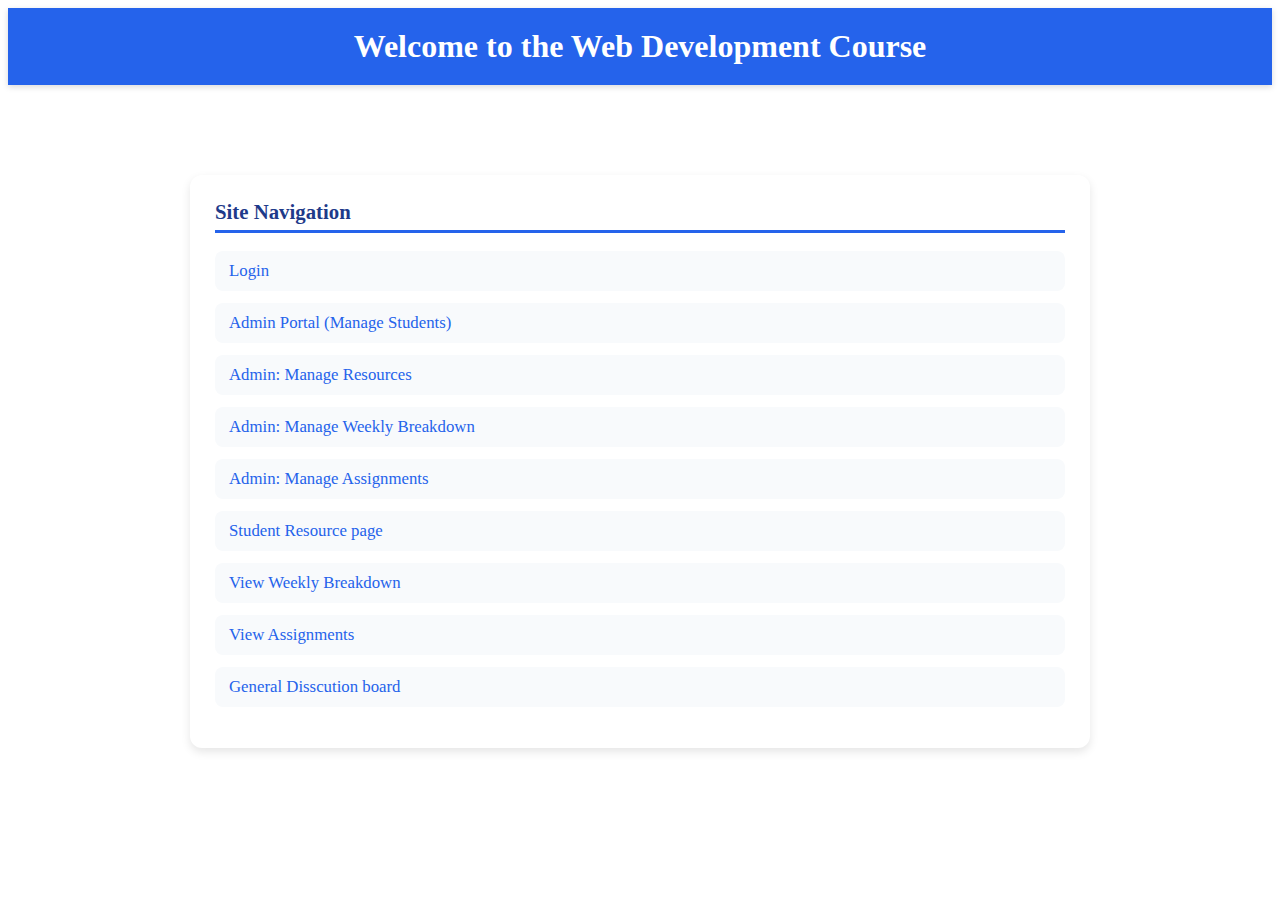
<file: index.html>
<!--
  Requirement: Create the Course Homepage

  Instructions:
  This page will serve as the main entry point to the course website.
  It should contain a simple navigation menu with links to all the key pages.
-->
<!DOCTYPE html>
<html lang="en">
<head>
    <!-- TODO: Add the 'meta' tag for character encoding (UTF-8). -->
     <meta charset="UTF-8">
    <!-- TODO: Add the responsive 'viewport' meta tag. -->
     <meta name="viewport" content="width=device-width, initial-scale=1.0">

    <!-- TODO: Add a title, e.g., "Web Dev Course Homepage". -->
     <title>Web Dev Course Homepage</title>

    <!-- TODO: Link to your CSS framework or stylesheet. -->
     <link rel="stylesheet" href="src/common/styles.css">

</head>
<body>

    <!-- TODO: Create a 'header' with a main heading ('h1') like "Welcome to the Web Development Course". -->
     <header>

          <h1>Welcome to the Web Development Course</h1>

     </header>

    <!-- TODO: Create the 'main' content area. -->
     <main>

        <!-- TODO: Create a 'nav' element to hold the site navigation. -->
         <nav>
            <!-- TODO: Add a sub-heading ('h2') "Site Navigation". -->
             <h2>Site Navigation</h2>

            <!-- TODO: Create an unordered list ('ul') to hold the links. -->
             <ul>

                <!-- Section: General -->
                <!-- TODO: Add a list item ('li') with a link ('a') to the Login page.
                     - Text: "Login" -->
                     <li>
                         <a href="src/auth/login.html">Login</a>
                     </li>

                <!-- Section: Admin Pages -->
                <!-- TODO: Add a list item ('li') with a link ('a') to the Admin Portal.
                     - Text: "Admin Portal (Manage Students)" -->
                     <li>
                         <a href="src/admin/manage_users.html">Admin Portal (Manage Students)</a>

                     </li>
                
                <!-- TODO: Add a list item ('li') with a link ('a') to the Admin Resources page.
                     - Text: "Admin: Manage Resources" -->
                     <li> 
                         <a href="src/resources/admin.html">Admin: Manage Resources</a>
                     </li>              

                <!-- TODO: Add a list item ('li') with a link ('a') to the Admin Weekly Breakdown page.
                     - Text: "Admin: Manage Weekly Breakdown" -->
                     <li>
                         <a href="src/weekly/admin.html">Admin: Manage Weekly Breakdown</a>
                     </li>

                <!-- TODO: Add a list item ('li') with a link ('a') to the Admin Assignments page.
                     - Text: "Admin: Manage Assignments" -->
                    <li> 
                        <a href="src/assignments/admin.html">Admin: Manage Assignments</a>
                    </li>

                <!-- Section: Student Pages -->
                <!-- TODO: Add a list item ('li') with a link ('a') to the Student Resources page.
                     - Text: "View Course Resources" -->
                     <li>
                         <a href="src/resources/list.html">Student Resource page</a>
                     </li>

                <!-- TODO: Add a list item ('li') with a link ('a') to the Student Weekly Breakdown page.
                     - Text: "View Weekly Breakdown" -->
                     <li> 
                         <a href="src/weekly/list.html">View Weekly Breakdown</a>
                    </li>

                <!-- TODO: Add a list item ('li') with a link ('a') to the Student Assignments page.
                     - Text: "View Assignments" -->
                     <li> 
                         <a href="src/assignments/list.html">View Assignments</a>
                    </li>
              
                <!-- TODO: Add a list item ('li') with a link ('a') to the Discussion Board.
                     - Text: "General Discussion Board" -->
                     <li> 
                         <a href="src/discussion/baord.html">General Disscution board</a>
                    </li>

            <!-- End of the unordered list. -->
             </ul>
          
        <!-- End of the 'nav' element. -->
         </nav>
        

    <!-- End of 'main'. -->
     </main>

</body>
</html>
</file>
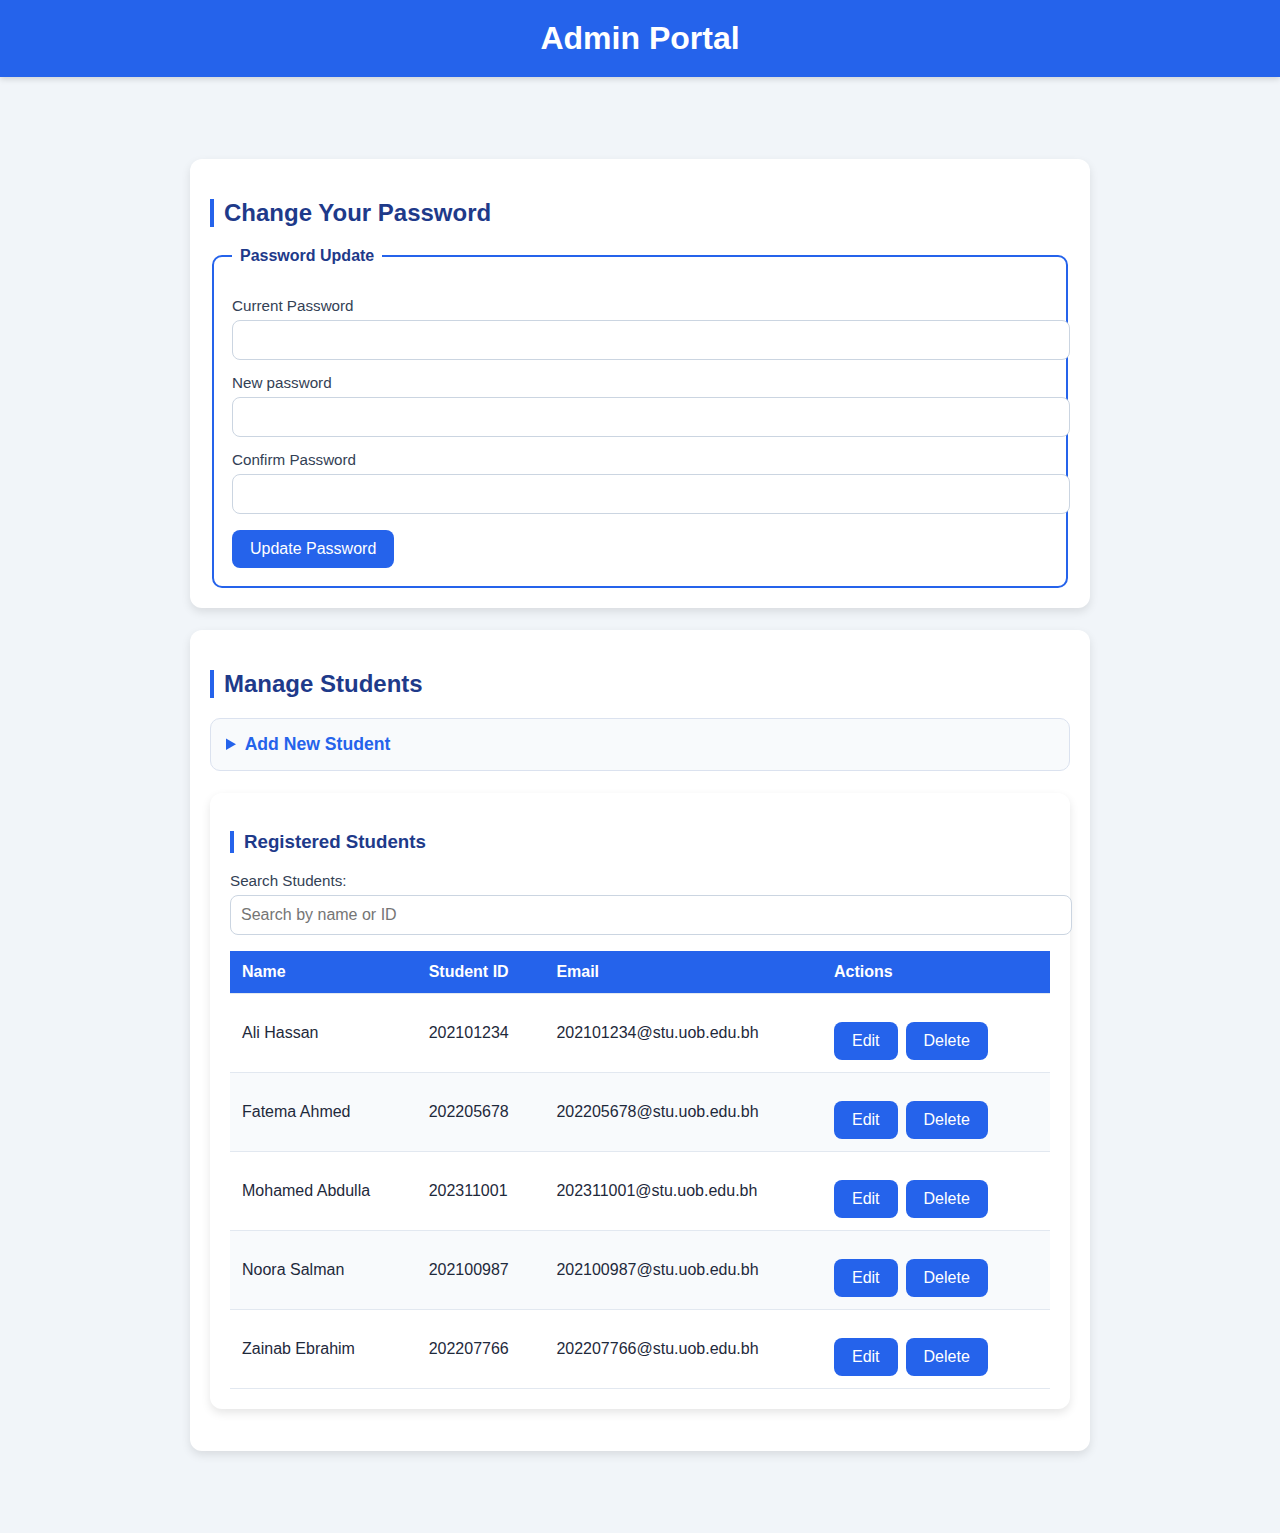
<file: src/admin/manage_users.html>
<!--
  Requirement: Create a Responsive Admin Portal

  Instructions:
  Fill in the HTML elements as described in the comments.
  Use the provided IDs for the elements that require them.
  Focus on creating a clear and semantic HTML structure.
-->
<!DOCTYPE html>
<html lang="en">
<head>
    <!-- TODO: Add the 'meta' tag for character encoding (UTF-8). -->
     <meta charset="UTF-8">

    <!-- TODO: Add the responsive 'viewport' meta tag. -->
     <meta name="viewport" content="width=device-width, initial-scale=1.0">

    <!-- TODO: Add a 'title' for the page, e.g., "Admin Portal". -->
     <title>Admin Portal</title>

    <!-- TODO: Link to a CSS file or a CSS framework. -->
     <link rel="stylesheet" href="styleAdminPortal.css">

</head>
<body>

    <!-- TODO: Create a 'header' element for the top of the page. -->
        <!-- TODO: Inside the header, add a main heading (e.g., 'h1') with the text "Admin Portal". -->
         <header>
            <h1>Admin Portal</h1>
         </header>
    <!-- End of the header. -->

    <!-- TODO: Create a 'main' element to hold the primary content of the portal. -->
     <main>

        <!-- Section 1: Password Management -->
        <!-- TODO: Create a 'section' for the password management functionality. -->
            <!-- TODO: Add a sub-heading (e.g., 'h2') with the text "Change Your Password". -->
             <section>
                <h2>Change Your Password</h2>


            <!-- TODO: Create a 'form' for changing the password. The 'action' can be '#'. -->
                <!-- TODO: Use a 'fieldset' to group the password-related fields. -->
                    <!-- TODO: Add a 'legend' for the fieldset, e.g., "Password Update". -->
                     <form action="#" id="password-form">
                        <fieldset>
                            <legend>Password Update</legend>


                    <!-- TODO: Add a 'label' for the current password input. 'for' should be "current-password". -->
                    <!-- TODO: Add an 'input' for the current password.
                         - type="password"
                         - id="current-password"
                         - required -->
                            <label for="current-password">Current Password</label>
                            <input type="password" id="current-password" required>

                    <!-- TODO: Add a 'label' for the new password input. 'for' should be "new-password". -->
                    <!-- TODO: Add an 'input' for the new password.
                         - type="password"
                         - id="new-password"
                         - minlength="8"
                         - required -->
                            <label for="new-password">New password</label>
                            <input type="password" id="new-password" minlength="8" required>

                    <!-- TODO: Add a 'label' for the confirm password input. 'for' should be "confirm-password". -->
                    <!-- TODO: Add an 'input' to confirm the new password.
                         - type="password"
                         - id="confirm-password"
                         - required -->
                            <label for="confirm-password">Confirm Password</label>
                            <input type="password" id="confirm-password" required>


                    <!-- TODO: Add a 'button' to submit the form.
                         - type="submit"
                         - id="change"
                         - Text: "Update Password" -->
                            <button type="submit" id="change">Update Password</button>
                        </fieldset>
                <!-- End of the fieldset. -->
                     </form>
            <!-- End of the password form. -->
             </section>
        <!-- End of the password management section. -->


        <!-- Section 2: Student Management -->
        <!-- TODO: Create another 'section' for the student management functionality. -->
            <!-- TODO: Add a sub-heading (e.g., 'h2') with the text "Manage Students". -->
             <section>
                <h2>Manage Students</h2>

            <!-- Subsection 2.1: Add New Student Form -->
            <!-- TODO: Create a 'details' element so the "Add Student" form can be collapsed. -->
                <!-- TODO: Add a 'summary' element inside 'details' with the text "Add New Student". -->
                 <details>
                    <summary>Add New Student</summary>

                 

                <!-- TODO: Create a 'form' for adding a new student. 'action' can be '#'. -->
                    <!-- TODO: Use a 'fieldset' to group the new student fields. -->
                        <!-- TODO: Add a 'legend' for the fieldset, e.g., "New Student Information". -->
                         <form action="#" id="add-student-form">
                            <fieldset>
                                <legend>New Student Information</legend>

                        <!-- TODO: Add a 'label' and 'input' for the student's full name.
                             - label 'for': "student-name"
                             - input 'id': "student-name"
                             - input 'type': "text"
                             - input: required -->
                                <label for="student-name">Student Name</label>
                                <input id="student-name" type="text" required>

                        <!-- TODO: Add a 'label' and 'input' for the student's ID.
                             - label 'for': "student-id"
                             - input 'id': "student-id"
                             - input 'type': "text"
                             - input: required -->
                                <label for="student-id">Student ID</label>
                                <input id="student-id" type="text" required>

                        <!-- TODO: Add a 'label' and 'input' for the student's email.
                             - label 'for': "student-email"
                             - input 'id': "student-email"
                             - input 'type': "email"
                             - input: required -->
                                <label for="student-email">Student Email</label>
                                <input id="student-email" type="email" required>

                        
                        <!-- TODO: Add a 'label' and 'input' for the default password.
                             - label 'for': "default-password"
                             - input 'id': "default-password"
                             - input 'type': "text"
                             - You can pre-fill this with a value like "password123" or leave it blank. -->
                                <label for="default-password">Default password</label>
                                <input id="default-password" type="text">


                        <!-- TODO: Add a 'button' to submit the form.
                             - type="submit"
                             - id="add"
                             - Text: "Add Student" -->
                                <button type="submit" id="add">Add Student</button>

                            </fieldset>
                    <!-- End of the fieldset. -->
                         </form>
                <!-- End of the add student form. -->
                 </details>
            <!-- End of the 'details' element. -->


            <!-- Subsection 2.2: Student List -->
            <!-- TODO: Add a sub-heading (e.g., 'h3') for the list of students, "Registered Students". -->
             <section>
                <h3>Registered Students</h3>
                <!---- Search input field -->           
                <label for="search-input">Search Students:</label>
                <input type="text" id="search-input" placeholder="Search by name or ID">

            <!-- TODO: Create a 'table' to display the list of students. Give it an id="student-table". -->
                <!-- TODO: Create a 'thead' for the table headers. -->
                 <table id="student-table">
                    <thead>
                    <!-- TODO: Create a 'tr' (table row) inside the 'thead'. -->
                        <tr>
                            <th>Name</th>
                            <th>Student ID</th>
                            <th>Email</th>
                            <th>Actions</th>
                        <!-- TODO: Create 'th' (table header) cells for "Name", "Student ID", "Email", and "Actions". -->
                        </tr>
                    <!-- End of the row. -->
                    </thead>
                <!-- End of 'thead'. -->

                <!-- TODO: Create a 'tbody' for the table body, where student data will go. -->
                    <!-- TODO: For now, add 2-3 rows of dummy data so you can see how the table is structured. -->
                     <tbody id="student-tbody">
                    <!-- Example Student Row: -->
                    <!-- TODO: Create a 'tr' for a student record. -->
                        <tr>
                        <!-- TODO: Create 'td' (table data) cells for a student's name (e.g., "John Doe"), ID (e.g., "12345"), and email (e.g., "john.doe@example.com"). -->
                            <td>John Doe</td>
                            <td>12345</td>
                            <td>john.doe@example.com</td>
                        
                        <!-- TODO: Create a final 'td' for action buttons. -->
                            <!-- TODO: Add an "Edit" button. -->
                            <!-- TODO: Add a "Delete" button. -->
                            <td>
                                <button>Edit</button>
                                <button>Delete</button>
                            </td>

                        <!-- End of the actions 'td'. -->
                         </tr>
                    <!-- End of the student row. -->

                    <!-- TODO: Add another 'tr' for a second student as another example. -->
                        <tr>
                            <td>Mohammed Ali</td>
                            <td>123456</td>
                            <td>mohammed.ali@example.com</td>
                            <td>
                                <button>Edit</button>
                                <button>Delete</button>
                            </td>
                        </tr>
                     </tbody>
                <!-- End of 'tbody'. -->
                 </table>
            <!-- End of the table. -->
             </section>
        <!-- End of the student management section. -->
     </main>
    <!-- End of the main content area. -->
     <script src="manage_users.js" defer></script>

</body>
</html>
</file>
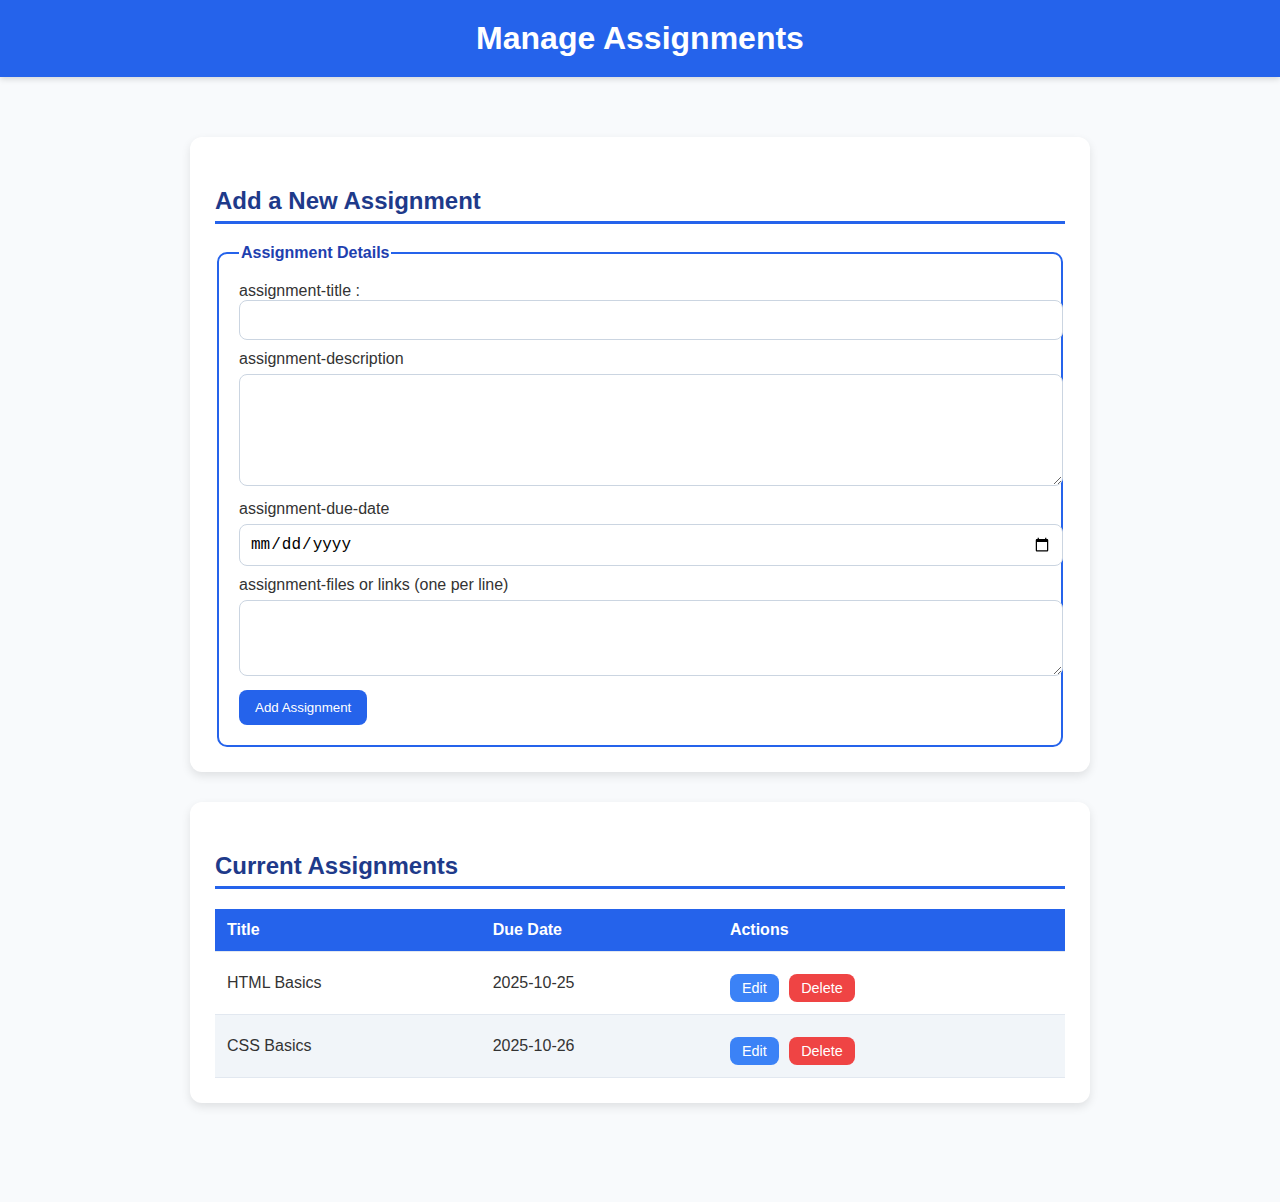
<file: src/assignments/admin.html>
<!--
  Requirement: Create the Admin View for Assignments

  Instructions:
  Fill in the HTML elements as described in the comments.
  This page allows the teacher (admin) to perform full CRUD operations on course assignments.
-->
<!DOCTYPE html>
<html lang="en">
<head>
    <!-- TODO: Add the 'meta' tag for character encoding (UTF-8). -->
    <meta charset="UTF-8">
    <!-- TODO: Add the responsive 'viewport' meta tag. -->
<meta name="viewport" content="width=device-width, initial-scale=1.0">
    <!-- TODO: Add a title, e.g., "Manage Assignments". -->
<title>Manage Assignments</title>
    <!-- TODO: Link to your CSS framework or stylesheet. -->
  <link rel="stylesheet" href="style.css">
</head>
<body>

    <!-- TODO: Create a 'header' with a main heading ('h1') "Manage Assignments". -->
<h1>Manage Assignments</h1>
    <!-- TODO: Create the 'main' content area. -->
<main>
        <!-- Section 1: Add/Edit Assignment Form -->
        <!-- TODO: Create a 'section' for the form. -->
            <!-- TODO: Add a sub-heading ('h2') "Add a New Assignment". -->

            <!-- TODO: Create a 'form' with an id "assignment-form". Action can be '#'. -->
                <!-- TODO: Use a 'fieldset' to group the form controls. -->
                    <!-- TODO: Add a 'legend', e.g., "Assignment Details". -->

                    <!-- TODO: Add a 'label' and 'input' for the assignment title.
                         - label 'for': "assignment-title"
                         - input 'id': "assignment-title", type="text", required -->

                    <!-- TODO: Add a 'label' and 'textarea' for the description.
                         - label 'for': "assignment-description"
                         - textarea 'id': "assignment-description", rows="5", required -->

                    <!-- TODO: Add a 'label' and 'input' for the due date.
                         - label 'for': "assignment-due-date"
                         - input 'id': "assignment-due-date", type="date", required -->
                    
                    <!-- TODO: Add a 'label' and 'textarea' for attached files or links (one per line).
                         - label 'for': "assignment-files"
                         - textarea 'id': "assignment-files", rows="3" -->

                    <!-- TODO: Add a 'button' to submit the form.
                         - id="add-assignment", type="submit", Text: "Add Assignment" -->
                <!-- End of fieldset. -->
            <!-- End of form. -->
        <!-- End of form section. -->
<section1>
    <h2>Add a New Assignment</h2>
    <form id="assignment-form">
        <fieldset>
            <legend>Assignment Details</legend>
            <lable for="assignment-title">assignment-title :</lable>
            <input id="assignment-title" type="text" required>
            <br>
            <label for="assignment-description">assignment-description</label>
            <textarea id="assignment-description", rows="5", required></textarea>
            <br>
            <label for="assignment-due-date">assignment-due-date</label>
            <input id="assignment-due-date" type="date" required>
            <br>
            <label for="assignment-files">assignment-files or links (one per line)</label>
            <textarea id="assignment-files" rows="3"></textarea>
            <br>
            <button id="add-assignment" type="submit">Add Assignment</button>
        </fieldset>
    </form>
</section1>

        <!-- Section 2: Existing Assignments List -->
        <!-- TODO: Create a 'section' to display the list of current assignments. -->
            <!-- TODO: Add a sub-heading ('h2') "Current Assignments". -->

            <!-- TODO: Create a 'table' with id "assignments-table". -->
                <!-- TODO: Create a 'thead' and a 'tr' inside it. -->
                    <!-- TODO: Add 'th' elements for "Title", "Due Date", and "Actions". -->
                
                <!-- TODO: Create a 'tbody' for the data. -->
                    <!-- TODO: Add 1-2 rows of dummy data to see the structure. -->
                    <!-- Example Row 1: -->
                    <!-- TODO: Create a 'tr' for the first assignment. -->
                        <!-- TODO: Add 'td' cells for a title (e.g., "HTML Basics") and a due date. -->
                        
                        <!-- TODO: Add a 'td' containing the action buttons. -->
                            <!-- TODO: Add an "Edit" button. -->
                            <!-- TODO: Add a "Delete" button. -->
                        <!-- End of actions 'td'. -->
                    <!-- End of the row. -->

                <!-- End of tbody. -->
            <!-- End of table. -->
        <!-- End of list section. -->
<section2>
<h2>Current Assignments</h2>
<table id="assignments-table">
<thead>
    <tr>
        <th>Title</th>
        <th>Due Date</th>
        <th>Actions</th>
    </tr>
</thead>
<tbody>
<tr>
    <td>HTML Basics</td>
    <td>2025-10-25</td>

<td>
    <button>Edit</button>
    <button>Delete</button>
</td>
</tr>
<tr>
    <td>CSS Basics</td>
    <td>2025-10-26</td>

<td>
    <button>Edit</button>
    <button>Delete</button>
</td>
</tr>
</tbody>
</table>
</section2>

  
    <!-- End of main. -->
  </main>
</body>
</html>
</file>
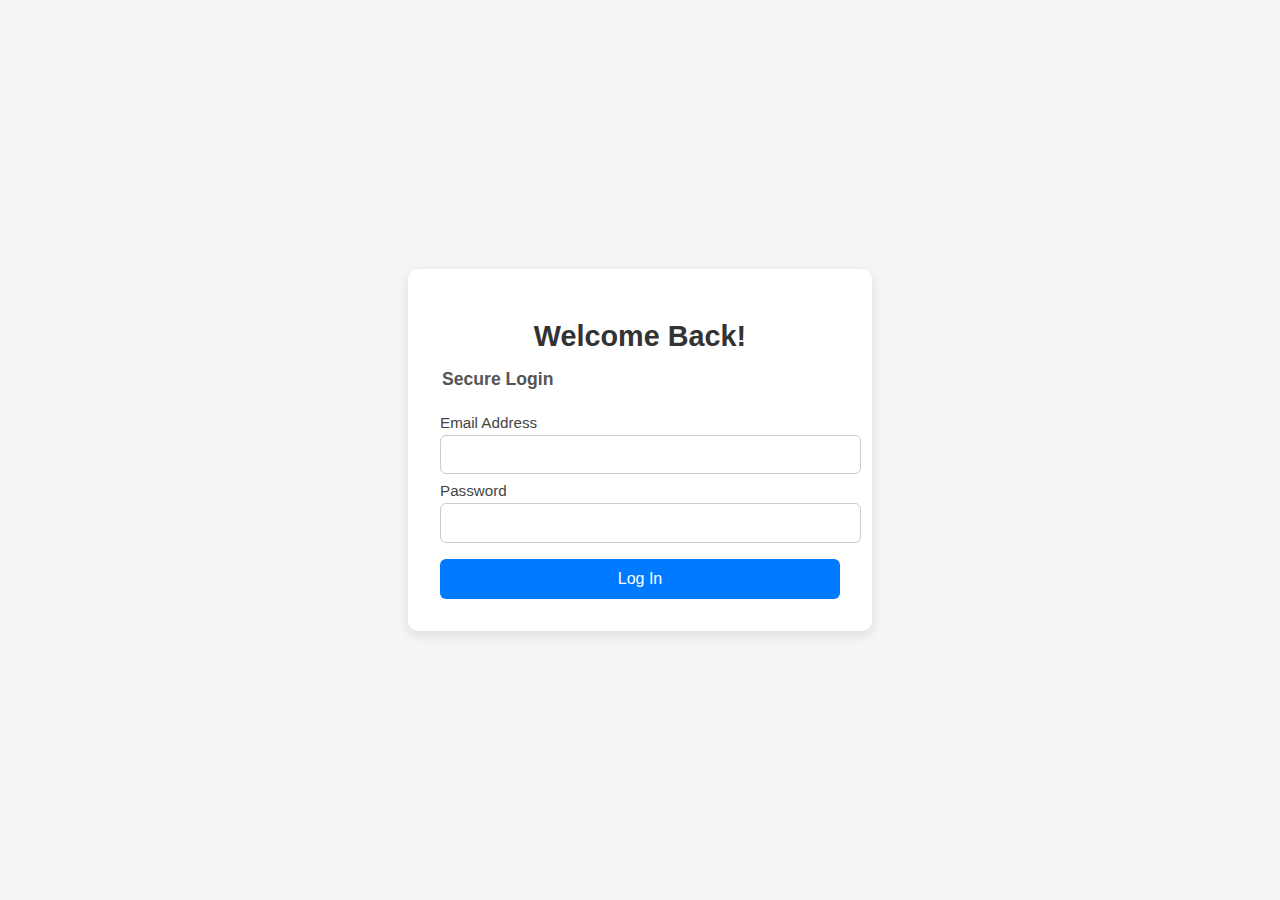
<file: src/auth/login.html>
<!--
  Requirement: Create a Responsive Login Page

  Instructions:
  Fill in the HTML elements as described in the comments.
  Use the provided IDs for the elements that require them.
  You are encouraged to use a CSS framework for styling, as hinted in the comments,
  but you can also use your own stylesheet.
-->
<!DOCTYPE html>
<html lang="en">
<head>
    <!-- TODO: Add the 'meta' tag to specify the character encoding for the document to be UTF-8. -->
     <meta charset="UTF-8">


    <!-- TODO: Add the 'meta' tag that makes the page responsive.
         The 'name' should be 'viewport' and the 'content' should set the 'width' to 'device-width'
         and the 'initial-scale' to '1.0'. -->
    <meta name="viewport" content="width=device-width, initial-scale=1.0">


    <!-- TODO: Add a 'title' for the page. It should be "Login". -->
    <title>Login</title>

    <!-- TODO: Link to a CSS file or a CSS framework like PicoCSS or Bootstrap to style the page. You can use a CDN link. -->
     <link rel="stylesheet" href="../common/loginStyle.css">

</head>
<body>
     
    <!-- This will be the main content area of the page. -->
    <!-- TODO: Use the 'main' element to contain the login form, as it represents the primary content of the document. -->
     <main>

        <!-- This 'section' groups the related content of the login form. -->
        <!-- TODO: Create a 'section' element to act as the login card. -->
         <section>

            <!-- The heading of the login form -->
            <!-- TODO: Add a heading element (e.g., 'h1' or 'h2') for the form's title. The text should be "Welcome Back!". -->
             <h1>Welcome Back!</h1>

            <!-- The form element will wrap all the inputs. -->
            <!-- TODO: Create a 'form' element. The 'action' can be '#' for now. -->
             <form action="#">

                <!-- TODO: Use a 'fieldset' to group all the related controls for the login form. -->
                 <fieldset>
                
                    <!-- TODO: Add a 'legend' to caption the fieldset. e.g., "Secure Login". This improves accessibility. -->
                    <legend>Secure Login</legend>
                    <!-- TODO: Add a 'label' for the email input field.
                         The 'for' attribute should be "email".
                         The text should be "Email Address". -->
                         <label for="email">Email Address</label>


                    <!-- TODO: Add an 'input' field for the email.
                         - The type should be "email".
                         - The id must be "email".
                         - It should be a required field. -->
                        <input id="email" type="email" required>


                    <!-- TODO: Add a 'label' for the password input field.
                         The 'for' attribute should be "password".
                         The text should be "Password". -->
                         <label for="password">Password</label>


                    <!-- TODO: Add an 'input' field for the password.
                         - The type should be "password".
                         - The id must be "password".
                         - It should be a required field.
                         - For validation, add a 'minlength' attribute (e.g., minlength="8"). -->
                         <input type="password" id="password" required minlength="8">
                

                    <!-- This is the form submission button. -->
                    <!-- TODO: Add a 'button' to submit the form, inside the fieldset.
                         - The type should be "submit".
                         - The id must be "login".
                         - The text should be "Log In". -->
                         <button type="submit" id="login">Log In</button>
                
                <!-- End of the fieldset. -->
                 </fieldset>
                 


            <!-- End of the form element. -->
             </form>
             


        <!-- End of the login section. -->
         </section>
       

    <!-- End of the main content area. -->
     </main>

</body>
</html>
</file>
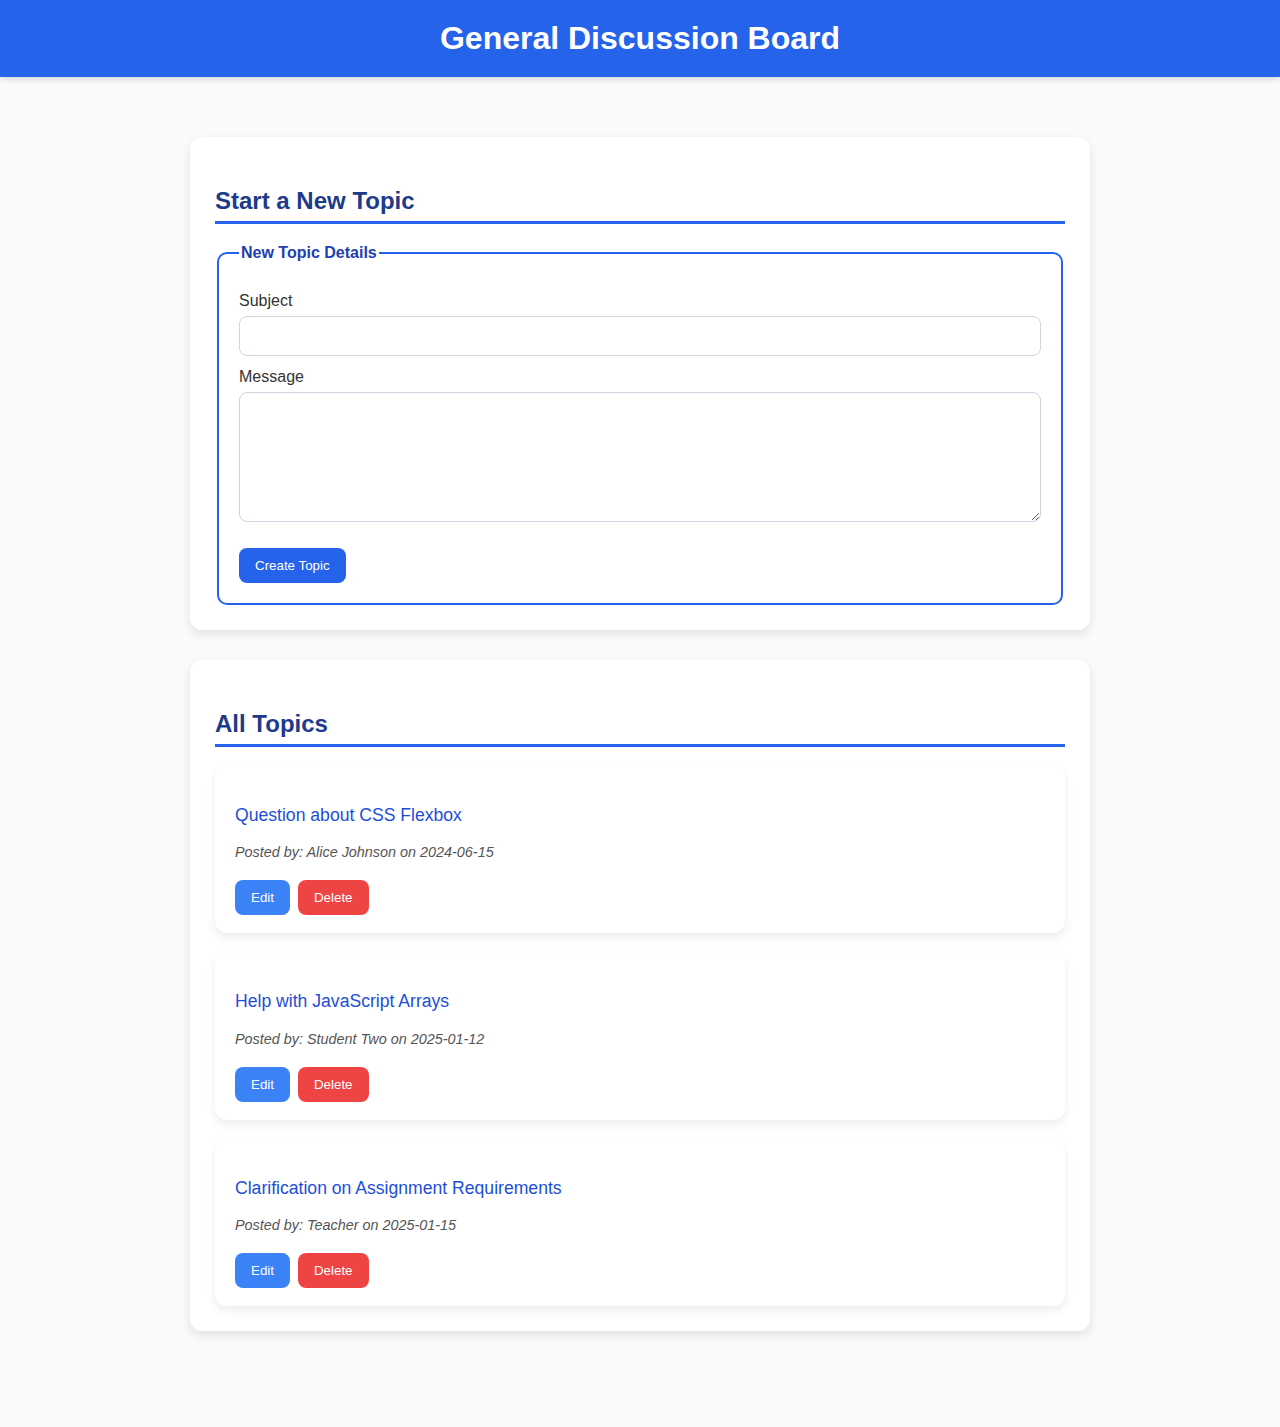
<file: src/discussion/baord.html>
<!--
  Requirement: Create the General Discussion Board

  Instructions:
  This page will list all discussion topics and include a form to create a new one.
-->
<!DOCTYPE html>
<html lang="en">
<head>
    <!-- TODO: Add the 'meta' tag for character encoding (UTF-8). -->
    <meta charset="UTF-8">
    <!-- TODO: Add the responsive 'viewport' meta tag. -->
    <meta name="viewport" content="width=device-width, initial-scale=1.0">
    <!-- TODO: Add a title, e.g., "Discussion Board". -->
    <title>Discussion Board</title>
    <!-- TODO: Link to your CSS framework or stylesheet. -->
     <link rel="stylesheet" href="styles.css">

     <!-- Board JS (we'll implement this later) -->
     <script src="board.js" defer></script>
</head>
<body>

    <!-- TODO: Create a 'header' with a main heading ('h1') "General Discussion Board". -->
    <header>
        <h1>General Discussion Board</h1>
    </header>
    <!-- TODO: Create the 'main' content area. -->
        <main>

        <!-- Section 1: Create a New Topic -->
        <!-- TODO: Create a 'section' for the "new topic" form. -->
         <section id="new-topic-section">
            <!-- TODO: Add a sub-heading ('h2') "Start a New Topic". -->
             <h2>Start a New Topic</h2>

            <!-- TODO: Create a 'form' with an id "new-topic-form". Action can be '#'. -->
             <form id="new-topic-form" action="#"></form>
                <!-- TODO: Use a 'fieldset' to group the form controls. -->
                 <fieldset>
                    <!-- TODO: Add a 'legend', e.g., "New Topic Details". -->
                     <legend>New Topic Details</legend>


                    <!-- TODO: Add a 'label' and 'input' for the topic subject.
                         - label 'for': "topic-subject"
                         - input 'id': "topic-subject", type="text", required -->
                    
                    <div class="form-group">
                        <label for="topic-subject">Subject</label>
                        <input 
                            type="text" 
                            id="topic-subject" 
                            name="topic-subject" 
                            required
                        >
                    </div>

                    <!-- TODO: Add a 'label' and 'textarea' for the main message.
                         - label 'for': "topic-message"
                         - textarea 'id': "topic-message", rows="6", required -->
                    <div class="form-group">
                        <label for="topic-message">Message</label>
                        <textarea 
                            id="topic-message" 
                            name="topic-message" 
                            rows="6" 
                            required
                        ></textarea>
                    </div>

                    <!-- TODO: Add a 'button' to submit the form.
                         - id="create-topic", type="submit", Text: "Create Topic" -->
                    <button id="create-topic" type="submit">
                        Create Topic
                    </button>
                <!-- End of fieldset. -->
                </fieldset>
                
            <!-- End of form. -->
            </form>
        <!-- End of form section. -->
         </section>


        <!-- Section 2: Existing Topics -->
        <!-- TODO: Create a 'section' to display the list of current topics. -->
         <section id="topics-section">
            <!-- TODO: Add a sub-heading ('h2') "All Topics". -->
            <h2>All Topics</h2>
            <!-- TODO: Add a container (like a 'div') to hold the list of topics. -->
             <div id="topics-list">
                <!-- TODO: Add 2-3 dummy topics using the structure below. -->

                <!-- Example Topic 1: -->
                <!-- TODO: Use an 'article' for each topic. -->
                 <article class="topic">
                    <!-- TODO: Add a heading ('h3') containing an anchor tag ('a') linking to the detail page.
                     
                         - The link's 'href' can be "topic-detail.html" for now.
                         - The link text should be a dummy topic title, e.g., "Question about CSS Flexbox". -->
                    <h3>
                        <a href="topic-detail.html">
                            Question about CSS Flexbox
                        </a>
                    </h3>
                    <!-- TODO: Use a 'footer' element for metadata. -->
                    <footer>
                        <!-- TODO: Add text like "Posted by: Student Name on YYYY-MM-DD". -->
                        Posted by: Alice Johnson on 2024-06-15
                    <!-- End of footer. -->
                    </footer>

                    <!-- TODO: Add a container (e.g., a 'div') for action buttons. -->
                     <div class="topic-actions">
                        <!-- TODO: Add an "Edit" button/link. -->
                        <button type="button" class="edit-topic">Edit</button>
                        <!-- TODO: Add a "Delete" button/link. -->
                        <button type="button" class="delete-topic">Delete</button>
                        <!-- NOTE: For the exercise, you can add these for all topics. In a real app,
                             these buttons would only be visible to the topic's author or the admin. -->
                    <!-- End of actions container. -->
                    </div>
                <!-- End of article. -->
                </article>

                <!-- Example Topic 2 -->
                <article class="topic">
                    <h3>
                        <a href="topic-detail.html">
                            Help with JavaScript Arrays
                        </a>
                    </h3>
                    <footer>
                        Posted by: Student Two on 2025-01-12
                    </footer>
                    <div class="topic-actions">
                        <button type="button" class="edit-topic">Edit</button>
                        <button type="button" class="delete-topic">Delete</button>
                    </div>
                </article>

                <!-- Example Topic 3 -->
                <article class="topic">
                    <h3>
                        <a href="topic-detail.html">
                            Clarification on Assignment Requirements
                        </a>
                    </h3>
                    <footer>
                        Posted by: Teacher on 2025-01-15
                    </footer>
                    <div class="topic-actions">
                        <button type="button" class="edit-topic">Edit</button>
                        <button type="button" class="delete-topic">Delete</button>
                    </div>
                </article>
            <!-- End of topics container. -->
            </div>
        <!-- End of list section. -->
        </section>

    <!-- End of main. -->
    </main>
</body>
</html>
</file>
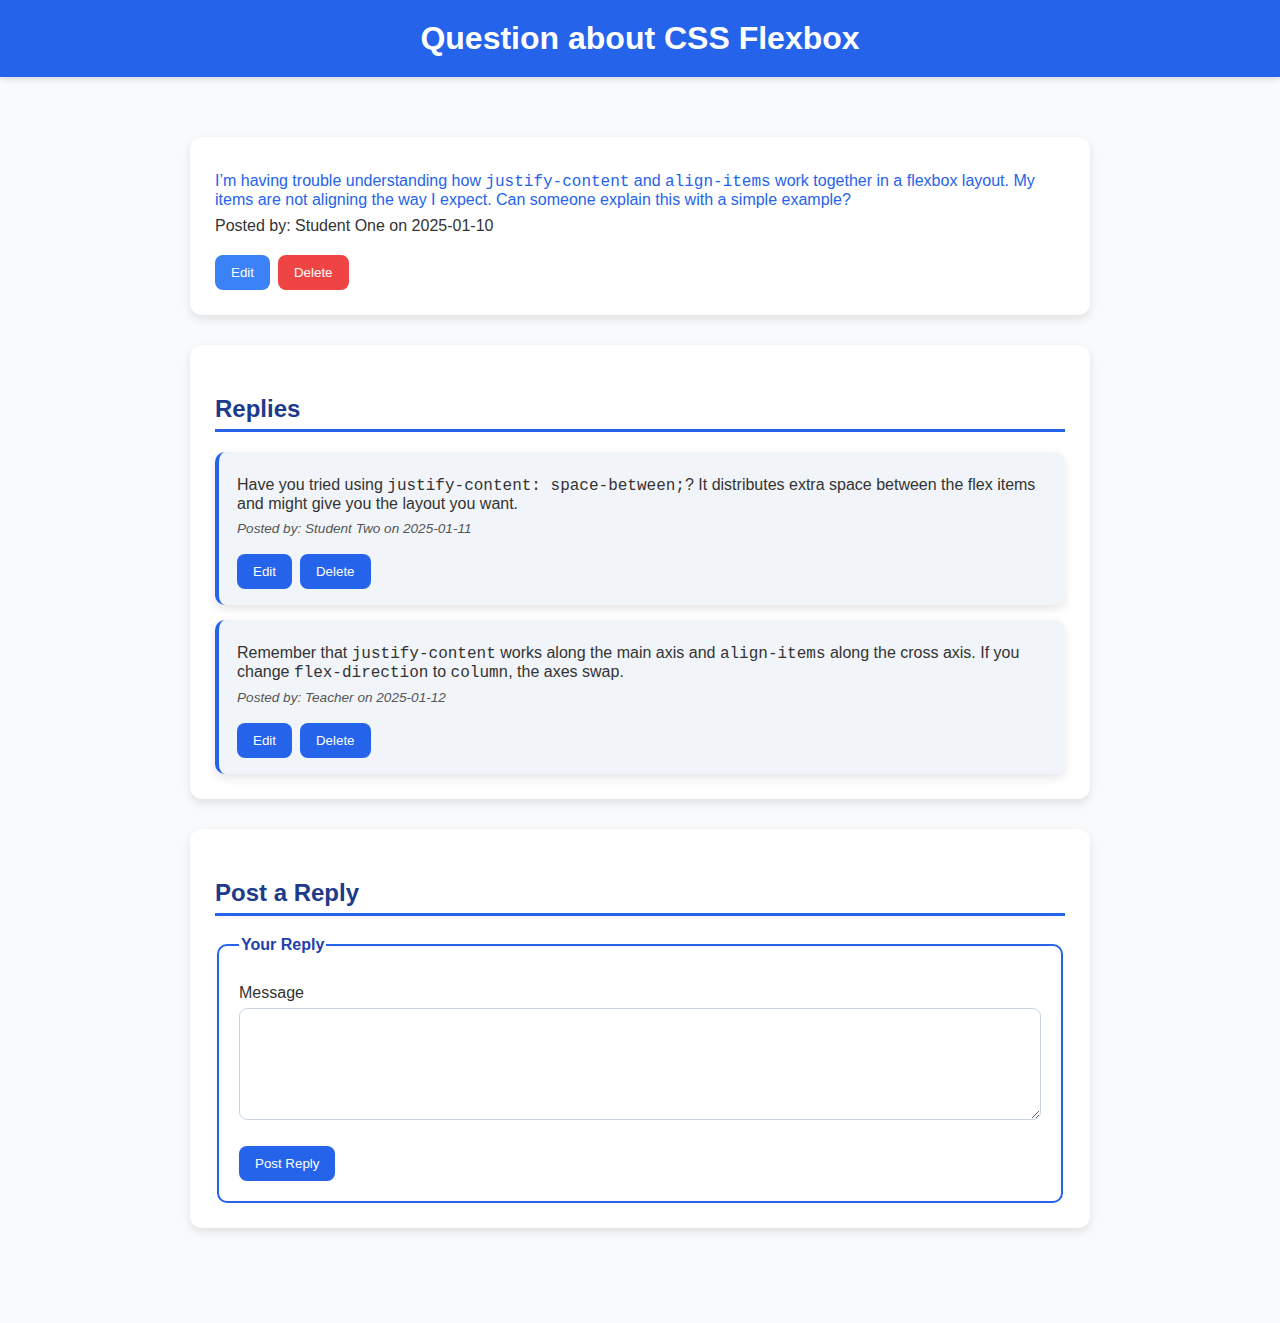
<file: src/discussion/topic.html>
<!--
  Requirement: Create the Page for a Single Discussion Topic

  Instructions:
  This page displays the original post of a topic, all its replies, and a form to add a new reply.
-->
<!DOCTYPE html>
<!DOCTYPE html>
<html lang="en">
<head>
    <!-- TODO: Add meta tags for charset and viewport. -->
    <meta charset="UTF-8">
    <meta name="viewport" content="width=device-width, initial-scale=1.0">
    
    <!-- TODO: Add a title, for now use "Topic Details". -->
    <title>Topic Details</title>

    <!-- TODO: Link to your CSS framework or stylesheet. -->
    <link rel="stylesheet" href="styles.css">

    <!-- Optional: JS for this page -->
    <!-- <script src="topic.js" defer></script>
</head>
<body>
    <!-- TODO: Create a 'header' with a main heading ('h1'). Use a dummy title like "Question about CSS Flexbox". -->
    <header>
        <h1>Question about CSS Flexbox</h1>
    </header>

    <!-- TODO: Create the 'main' content area. -->
    <main>

        <!-- Section 1: Original Post -->
        <!-- TODO: Use an 'article' to display the main topic post. Give it an 'id' like "original-post". -->
        <article id="original-post">
            <!-- TODO: Add a paragraph ('p') with the dummy text of the original message. -->
            <p>
                I’m having trouble understanding how <code>justify-content</code> and 
                <code>align-items</code> work together in a flexbox layout. My items are 
                not aligning the way I expect. Can someone explain this with a simple example?
            </p>

            <!-- TODO: Use a 'footer' for the metadata: "Posted by: Student Name on YYYY-MM-DD". -->
            <footer>
                Posted by: Student One on 2025-01-10
            </footer>

            <!-- TODO: Add a container for "Edit" and "Delete" buttons, just like on the main page.
                 Remember, these actions are restricted to the owner or admin. -->
            <div class="topic-actions">
                <button type="button" class="edit-topic">Edit</button>
                <button type="button" class="delete-topic">Delete</button>
            </div>
        </article>
        <!-- End of article. -->

        <!-- Section 2: Replies -->
        <!-- TODO: Create a 'section' for the replies, with an 'id' of "replies-section". -->
        <section id="replies-section">
            <!-- TODO: Add a sub-heading ('h2') "Replies". -->
            <h2>Replies</h2>

            <!-- TODO: Add a container (like a 'div') for the list of replies. -->
            <div id="replies-list">

                <!-- TODO: Add 1-2 dummy replies to show the structure. -->

                <!-- Example Reply 1: -->
                <!-- TODO: Use an 'article' for each reply. -->
                <article class="reply">
                    <!-- TODO: Use a 'p' for the reply text (e.g., "Have you tried using 'justify-content: space-between'?"). -->
                    <p>
                        Have you tried using <code>justify-content: space-between;</code>? 
                        It distributes extra space between the flex items and might give 
                        you the layout you want.
                    </p>

                    <!-- TODO: Use a 'footer' to show the author and date. -->
                    <footer>
                        Posted by: Student Two on 2025-01-11
                    </footer>

                    <!-- TODO: Add a container for "Edit" and "Delete" buttons for this specific reply.
                         These actions are restricted to the reply's author or the admin. -->
                    <div class="reply-actions">
                        <button type="button" class="edit-reply">Edit</button>
                        <button type="button" class="delete-reply">Delete</button>
                    </div>
                </article>
                <!-- End of reply article. -->

                <!-- Example Reply 2: -->
                <article class="reply">
                    <p>
                        Remember that <code>justify-content</code> works along the main axis 
                        and <code>align-items</code> along the cross axis. If you change 
                        <code>flex-direction</code> to <code>column</code>, the axes swap.
                    </p>
                    <footer>
                        Posted by: Teacher on 2025-01-12
                    </footer>
                    <div class="reply-actions">
                        <button type="button" class="edit-reply">Edit</button>
                        <button type="button" class="delete-reply">Delete</button>
                    </div>
                </article>

            </div>
        </section>

        <!-- Section 3: Add a Reply Form -->
        <!-- TODO: Create a 'section' for the reply form. -->
        <section id="reply-form-section">
            <!-- TODO: Add a sub-heading ('h2') "Post a Reply". -->
            <h2>Post a Reply</h2>

            <!-- TODO: Create a 'form' for users to post new replies. Action can be '#'. -->
            <form id="reply-form" action="#">
                <!-- TODO: Use a 'fieldset' to group the controls. -->
                <fieldset>
                    <!-- TODO: Add a 'legend', e.g., "Your Reply". -->
                    <legend>Your Reply</legend>

                    <!-- TODO: Add a 'label' and 'textarea' for the reply message.
                         - label 'for': "new-reply"
                         - textarea 'id': "new-reply", required -->
                    <div class="form-group">
                        <label for="new-reply">Message</label>
                        <textarea 
                            id="new-reply" 
                            name="new-reply" 
                            rows="5" 
                            required
                        ></textarea>
                    </div>
                    
                    <!-- TODO: Add a 'button' to submit the reply.
                         - type="submit", Text: "Post Reply" -->
                    <button type="submit" id="post-reply">
                        Post Reply
                    </button>
                </fieldset>
            </form>
        </section>
        <!-- End of replies section. -->

    </main>
    <!-- End of main. -->
</body>
</html>
</file>
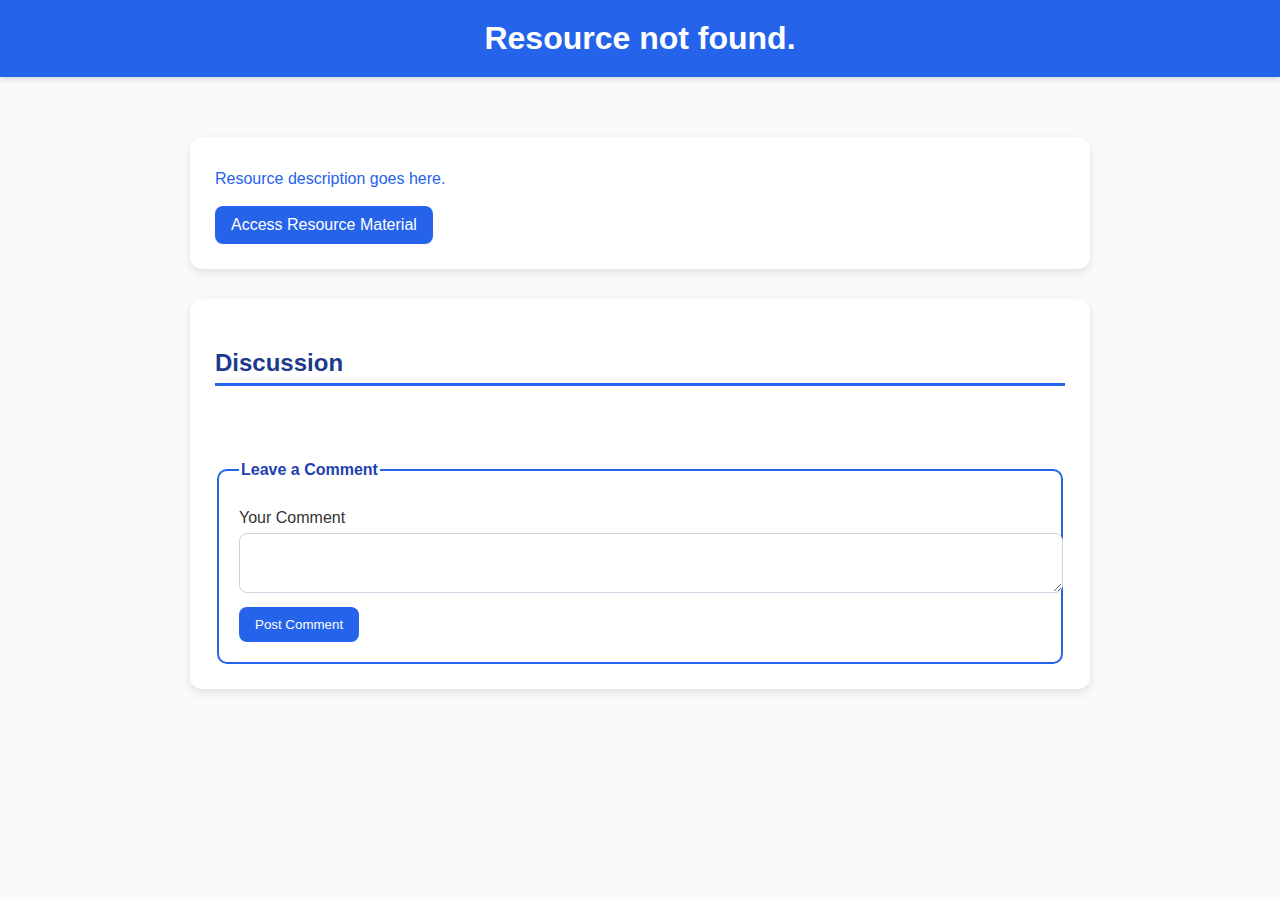
<file: src/resources/details.html>
<!--
  Requirement: Create the Dedicated Page for a Single Resource

  Instructions:
  This page displays the details for one resource and allows for discussion.
-->
<!DOCTYPE html>
<html lang="en">
<head>
    <!-- Meta tags for charset and viewport -->
    <meta charset="UTF-8">
    <meta name="viewport" content="width=device-width, initial-scale=1.0">

    <!-- Page title -->
    <title>Resource Details</title>

    <!-- Link to your CSS framework or custom stylesheet -->
    <link rel="stylesheet" href="style.css">
</head>
<body>
    <!-- Header with main heading -->
    <header>
        <h1 id="resource-title">Resource Title</h1>
    </header>

    <!-- Main content -->
    <main>

        <!-- Section 1: Resource Information -->
        <article>
            <!-- Resource description -->
            <p id="resource-description">Resource description goes here.</p>
            <!-- Link to access resource -->
            <a id="resource-link" href="#" target="_blank">Access Resource Material</a>
        </article>

        <!-- Section 2: Discussion Forum -->
        <section id="discussion-forum">
            <h2>Discussion</h2>

            <!-- Subsection 2.1: Existing Comments -->
            <div id="comment-list">
                <!-- Example Comment 1 -->
                <!--
                <article class="comment">
                    <p>This was very helpful, thanks!</p>
                    <footer>Posted by: Jane Doe</footer>
                </article>
                -->
                <!-- Example Comment 2 -->
            </div>

            <!-- Subsection 2.2: Add a Comment Form -->
            <form id="comment-form" action="#">
                <fieldset>
                    <legend>Leave a Comment</legend>

                    <label for="new-comment">Your Comment</label>
                    <textarea id="new-comment" required></textarea>

                    <button type="submit">Post Comment</button>
                </fieldset>
            </form>
        </section>

    </main>

    <!-- Link to JavaScript file -->
    <script src="details.js" defer></script>
</body>
</html>
</file>
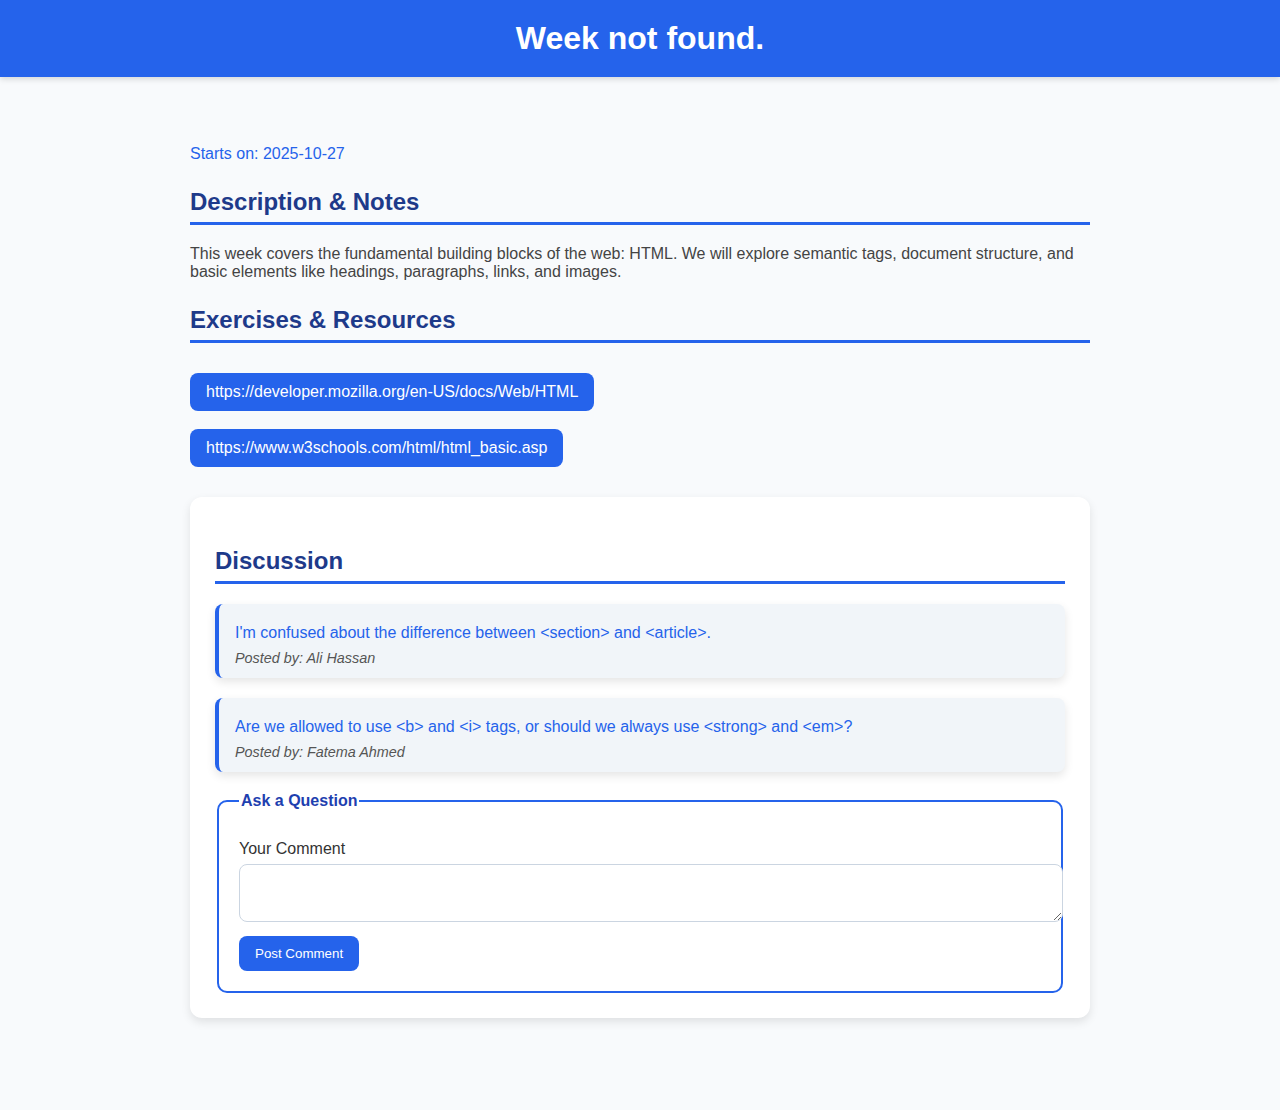
<file: src/weekly/details.html>
<!--
  Requirement: Create the Dedicated Page for a Single Week

  Instructions:
  This page displays the full details for one week and allows for discussion.
-->
<!DOCTYPE html>
<html lang="en">
<head>
    <!-- TODO: Add meta tags for charset and viewport. -->
    <meta charset="UTF-8">
    <meta name="viewport" content="width=device-width, initial-scale=1.0">
    
    <!-- TODO: Add a title, for now use "Week Details". -->
    <title>Week Details</title>

    <!-- TODO: Link to your CSS framework or stylesheet. -->
    <link rel="stylesheet" href="styles.css">
</head>
<body>
    <!-- TODO: Create a 'header' with a main heading ('h1'). Use a dummy title like "Week 1: Introduction to HTML". -->
    <header>
        <h1 id="week-title">Week 1: Introduction to HTML</h1>
    </header>

    <!-- TODO: Create the 'main' content area. -->
    <main>

        <!-- Section 1: Weekly Information -->
        <!-- TODO: Use an 'article' to display the main weekly information. -->
        <article>
            <!-- TODO: Add a paragraph ('p') to display the start date, e.g., "Starts on: YYYY-MM-DD". -->
            <p id="week-start-date">Starts on: 2025-10-27</p>

            <!-- TODO: Add a sub-heading ('h2') "Description & Notes". -->
            <h2>Description & Notes</h2>

            <!-- TODO: Add a paragraph ('p') with dummy text for the week's detailed notes. -->
            <p id="week-description">This week covers the fundamental building blocks of the web: HTML. We will explore semantic tags, document structure, and basic elements like headings, paragraphs, links, and images.</p>

            <!-- TODO: Add another sub-heading ('h2') "Exercises & Resources". -->
            <h2>Exercises & Resources</h2>

            <!-- TODO: Use an unordered list ('ul') to display the links for the week. -->
            <ul id="week-links-list">
                <!-- TODO: Add list items ('li') with anchor tags ('a') for each resource. Use dummy links for now. -->
                <li><a href="https://developer.mozilla.org/en-US/docs/Web/HTML">https://developer.mozilla.org/en-US/docs/Web/HTML</a></li>
                <li><a href="https://www.w3schools.com/html/html_basic.asp">https://www.w3schools.com/html/html_basic.asp</a></li>
            <!-- End of the list. -->
            </ul>
        <!-- End of article. -->
        </article>

        <!-- Section 2: Discussion Forum -->
        <!-- TODO: Create a 'section' for the discussion, with an 'id' of "discussion-forum". -->
        <section id="discussion-forum">
            <!-- TODO: Add a sub-heading ('h2') "Discussion". -->
            <h2>Discussion</h2>

            <!-- Subsection 2.1: Existing Comments -->
            <!-- TODO: Add a container (like a 'div') for the list of comments. -->
            <div id="comment-list">
                <!-- TODO: Add 1-2 dummy comments to show the structure. -->

                <!-- Example Comment 1: -->
                <!-- TODO: Use an 'article' for each comment. -->
                <article>
                    <!-- TODO: Use a 'p' for the comment text (e.g., "I have a question about the 'header' tag."). -->
                    <p>I'm confused about the difference between &lt;section&gt; and &lt;article&gt;.</p>
                    <!-- TODO: Use a 'footer' to show the author (e.g., "Posted by: John Doe"). -->
                    <footer>Posted by: Ali Hassan</footer>
                <!-- End of comment article. -->
                </article>

                <!-- Example Comment 2: -->
                <article>
                    <p>Are we allowed to use &lt;b&gt; and &lt;i&gt; tags, or should we always use &lt;strong&gt; and &lt;em&gt;?</p>
                    <footer>Posted by: Fatema Ahmed</footer>
                </article>
            </div>

            <!-- Subsection 2.2: Add a Comment Form -->
            <!-- TODO: Create a 'form' for users to post new comments. Action can be '#'. -->
            <form action="#" id="comment-form">
                <!-- TODO: Use a 'fieldset' to group the controls. -->
                <fieldset>
                    <!-- TODO: Add a 'legend', e.g., "Ask a Question". -->
                    <legend>Ask a Question</legend>

                    <!-- TODO: Add a 'label' and 'textarea' for the comment box.
                         - label 'for': "new-comment"
                         - textarea 'id': "new-comment-text", required -->
                    <label for="new-comment-text">Your Comment</label>
                    <textarea id="new-comment-text" required></textarea>
                    
                    <!-- TODO: Add a 'button' to submit the comment.
                         - type="submit", Text: "Post Comment" -->
                    <button type="submit">Post Comment</button>
                <!-- End of fieldset. -->
                </fieldset>
            <!-- End of form. -->
            </form>
        <!-- End of discussion section. -->
        </section>

    <!-- End of main. -->
    </main>
     <script src="details.js" defer></script>
</body>
</html>
</file>
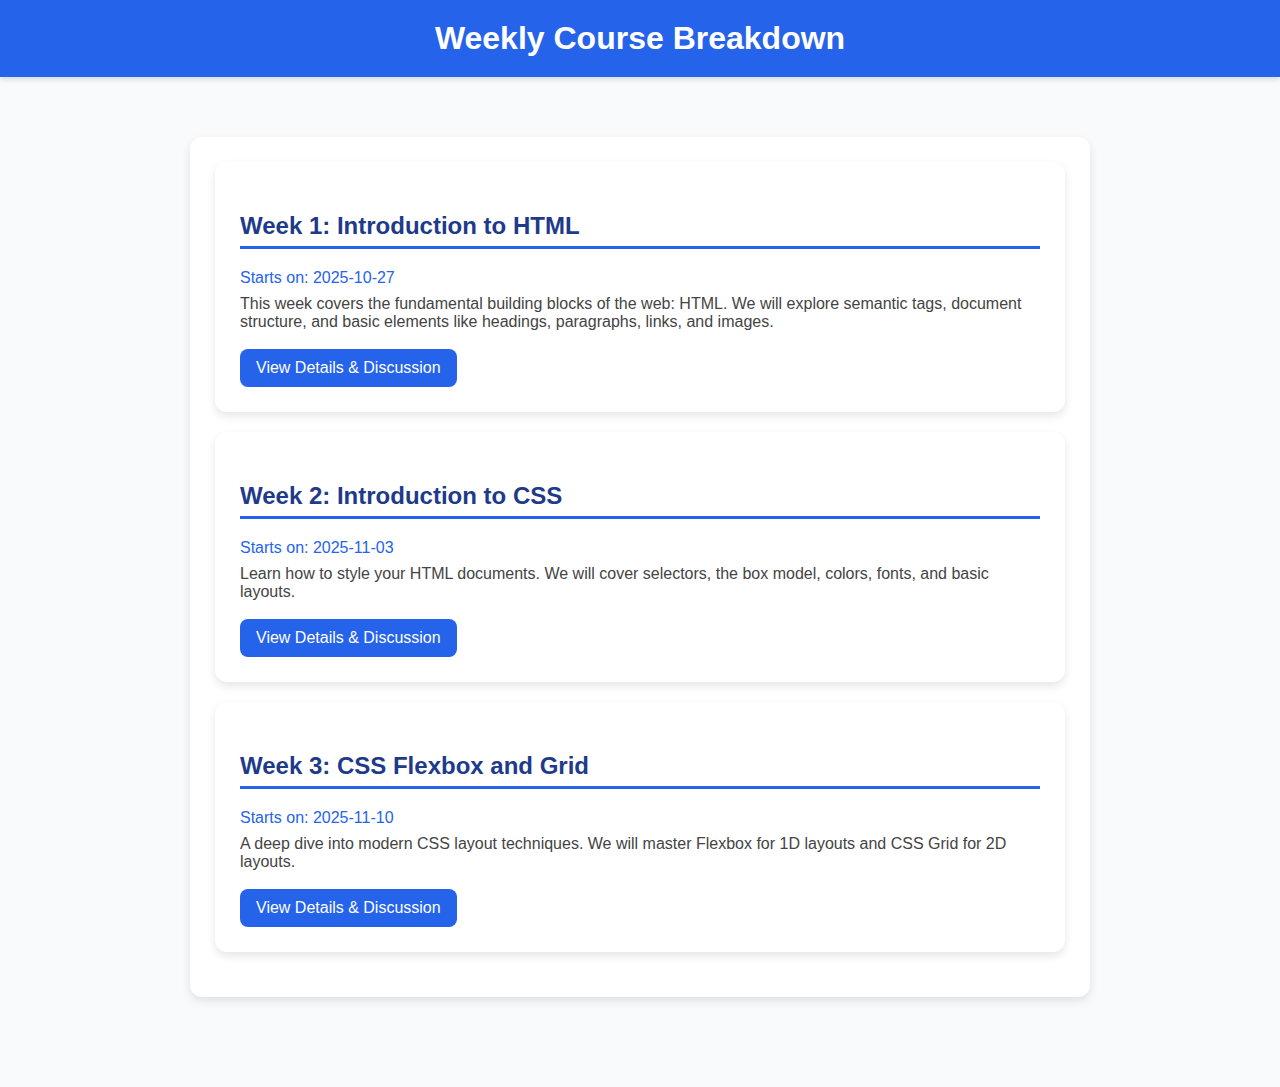
<file: src/weekly/list.html>
<!--
  Exercise: Create the Student View for the Weekly Breakdown

  Instructions:
  This page is a read-only view for students to see the plan for all weeks.
  Each week should link to its dedicated detail page.
-->
<!DOCTYPE html>
<html lang="en">
<head>
    <!-- TODO: Add meta tags for charset and viewport. -->
    <meta charset="UTF-8">
    <meta name="viewport" content="width=device-width, initial-scale=1.0">
    
    <!-- TODO: Add a title, e.g., "Weekly Course Breakdown". -->
    <title>Weekly Course Breakdown</title>

    <!-- TODO: Link to your CSS framework or stylesheet. -->
    <link rel="stylesheet" href="styles.css">
</head>
<body>

    <!-- TODO: Create a 'header' with a main heading ('h1') "Weekly Course Breakdown". -->
    <header>
        <h1>Weekly Course Breakdown</h1>
    </header>

    <!-- TODO: Create the 'main' content area. -->
    <main>
        <!-- TODO: Create a 'section' to contain the list of weeks. -->
        <section id="week-list-section">

            <!-- TODO: Add 2-3 dummy weekly entries using the structure below. -->

            <!-- Example Week 1: -->
            <!-- TODO: Use an 'article' element for each week to group its content semantically. -->
            <article>
                <!-- TODO: Add a heading ('h2') for the week's title (e.g., "Week 1: Introduction to HTML"). -->
                <h2>Week 1: Introduction to HTML</h2>
                <!-- TODO: Add a paragraph ('p') to display the start date, e.g., "Starts on: YYYY-MM-DD". -->
                <p>Starts on: 2025-10-27</p>
                <!-- TODO: Add a paragraph ('p') for a brief description of the week. -->
                <p>This week covers the fundamental building blocks of the web: HTML. We will explore semantic tags, document structure, and basic elements like headings, paragraphs, links, and images.</p>
                <!-- TODO: Add an anchor tag ('a') that links to the detail page. 
                     - For now, the 'href' can be "week-detail.html".
                     - The link text should be "View Details & Discussion". -->
                <a href="details.html?id=week_1">View Details & Discussion</a>
            <!-- End of article. -->
            </article>

            <!-- Example Week 2: -->
            <!-- TODO: Create a second 'article' for another week. -->
            <article>
                <!-- TODO: Add a heading, a paragraph for the start date, a paragraph for the description, and an anchor tag linking to "week-detail.html". -->
                <h2>Week 2: Introduction to CSS</h2>
                <p>Starts on: 2025-11-03</p>
                <p>Learn how to style your HTML documents. We will cover selectors, the box model, colors, fonts, and basic layouts.</p>
                <a href="details.html?id=week_2">View Details & Discussion</a>
            <!-- End of article. -->
            </article>

            <!-- Example Week 3: -->
            <article>
                <h2>Week 3: CSS Flexbox and Grid</h2>
                <p>Starts on: 2025-11-10</p>
                <p>A deep dive into modern CSS layout techniques. We will master Flexbox for 1D layouts and CSS Grid for 2D layouts.</p>
                <a href="details.html?id=week_3">View Details & Discussion</a>
            </article>

        <!-- End of weekly list section. -->
        </section>
    <!-- End of main. -->
    </main>
<script src="list.js" defer></script>
</body>
</html>
</file>
<file: src/common/styles.css>
/* HomePage Style sheet (index.html) */

nav {
    background: white;
    border-radius: 12px;
    padding: 25px;
    box-shadow: 0 4px 10px rgba(0, 0, 0, 0.1);
    max-width: 900px;
    margin: 30px auto;
    transition: 0.3s ease;
}

nav h2 {
    color: #1e3a8a;
    border-bottom: 3px solid #2563eb;
    padding-bottom: 6px;
    font-size: 1.3rem;
    margin-top: 0;
}


nav ul {
    list-style: none;
    padding: 0;
    margin-top: 18px;
}

nav li {
    margin: 12px 0;
}

nav a {
    display: block;
    text-decoration: none;
    color: #2563eb;
    font-size: 1.05rem;
    padding: 10px 14px;
    border-radius: 8px;
    transition: all 0.25s ease;
    background: #f8fafc;
}

nav a:hover {
    background-color: #2563eb;
    color: white;
    transform: translateX(6px);
}


header h1 {
    background-color: #2563eb;
    color: white;
    padding: 20px 0;
    margin: 0;
    text-align: center;
    font-size: 2rem;
    box-shadow: 0 2px 6px rgba(0, 0, 0, 0.15);
}


main {
    max-width: 900px;
    margin: 40px auto;
    padding: 20px;
}

/* Responsive Design */

@media (max-width: 600px) {
    nav,
    main {
        max-width: 95%;
        margin: 20px auto;
        padding: 15px;
    }

    nav a {
        font-size: 0.95rem;
        padding: 8px 10px;
    }

    header h1 {
        font-size: 1.5rem;
        padding: 16px 0;
    }
}
</file>
<file: src/admin/styleAdminPortal.css>
/* Admin Portal Style Sheet */


body {
    font-family: Arial, sans-serif;
    background-color: #f1f5f9;
    margin: 0;
    padding: 0;
    color: #1e293b;
}

main {
    max-width: 900px;
    margin: 40px auto;
    padding: 20px;
}


header h1 {
    background-color: #2563eb;
    color: white;
    padding: 20px 0;
    margin: 0;
    text-align: center;
    font-size: 2rem;
    box-shadow: 0 2px 6px rgba(0, 0, 0, 0.15);
}


section {
    background: white;
    padding: 20px;
    margin: 22px 0;
    border-radius: 12px;
    box-shadow: 0 4px 10px rgba(0, 0, 0, 0.1);
    transition: 0.3s ease;
}

section h2, section h3 {
    color: #1e3a8a;
    border-left: 4px solid #2563eb;
    padding-left: 10px;
}


details {
    background: #f8fafc;
    padding: 15px;
    border-radius: 10px;
    margin-top: 12px;
    border: 1px solid #dbe2ef;
}

details summary {
    cursor: pointer;
    font-weight: bold;
    color: #2563eb;
    font-size: 1.1rem;
}

details[open] {
    box-shadow: 0 2px 6px rgba(0, 0, 0, 0.1);
}


form fieldset {
    border: 2px solid #2563eb;
    border-radius: 10px;
    padding: 18px;
    margin-top: 12px;
}

form legend {
    color: #1e3a8a;
    font-weight: bold;
    padding: 0 8px;
}

label {
    display: block;
    margin-top: 14px;
    font-size: 0.95rem;
    color: #334155;
}

input {
    width: 100%;
    padding: 10px;
    margin-top: 6px;
    border-radius: 8px;
    border: 1px solid #cbd5e1;
    font-size: 1rem;
}

input:focus {
    outline: none;
    border-color: #2563eb;
    box-shadow: 0 0 4px rgba(37, 99, 235, 0.4);
}


button {
    background-color: #2563eb;
    color: white;
    border: none;
    padding: 10px 18px;
    margin-top: 16px;
    border-radius: 8px;
    font-size: 1rem;
    cursor: pointer;
    transition: 0.25s ease;
}

button:hover {
    background-color: #1e3a8a;
    transform: translateY(-2px);
}


table {
    width: 100%;
    border-collapse: collapse;
    margin-top: 16px;
}

thead {
    background-color: #2563eb;
    color: white;
}

th, td {
    padding: 12px;
    text-align: left;
    border-bottom: 1px solid #e2e8f0;
}

tbody tr:nth-child(even) {
    background-color: #f8fafc;
}

td button {
    margin-right: 8px;
}

/* Responive Design */

@media (max-width: 600px) {

    main {
        padding: 10px;
    }

    section {
        padding: 15px;
    }

    h2, h3 {
        font-size: 1.2rem;
    }

    input {
        width: 100%;
    }

    button {
        width: 100%;
        text-align: center;
    }

    table {
        display: block;
        overflow-x: auto;
        white-space: nowrap;
    }

    th, td {
        font-size: 0.9rem;
        padding: 8px;
    }
}
</file>
<file: src/assignments/style.css>
/* =========================================
   Global Styles (applies to all pages)
========================================= */
body {
    font-family: "Poppins", sans-serif;
    background-color: #f8fafc;
    color: #333;
    margin: 0;
    padding: 0;
}

h1 {
    text-align: center;
    background-color: #2563eb;
    color: white;
    padding: 20px 0;
    margin: 0;
    font-size: 2rem;
    box-shadow: 0 2px 6px rgba(0, 0, 0, 0.15);
}

main {
    max-width: 900px;
    margin: 40px auto;
    padding: 20px;
}

h2 {
    color: #1e3a8a;
    border-bottom: 3px solid #2563eb;
    padding-bottom: 6px;
    margin-top: 25px;
}

/* =========================================
   Form Styles (for Manage + Details pages)
========================================= */
form {
    margin-top: 15px;
}

fieldset {
    border: 2px solid #2563eb;
    border-radius: 10px;
    padding: 20px;
}

legend {
    font-weight: 600;
    color: #1e40af;
}

label {
    display: block;
    margin: 10px 0 6px;
    font-weight: 500;
}

input[type="text"],
input[type="date"],
textarea {
    width: 100%;
    padding: 10px;
    border: 1.5px solid #cbd5e1;
    border-radius: 8px;
    font-size: 1rem;
    transition: border 0.3s ease;
}

input:focus,
textarea:focus {
    border-color: #2563eb;
    outline: none;
    box-shadow: 0 0 5px rgba(37, 99, 235, 0.4);
}

button {
    background-color: #2563eb;
    color: white;
    border: none;
    padding: 10px 16px;
    border-radius: 8px;
    cursor: pointer;
    font-weight: 500;
    transition: all 0.3s ease;
    margin-top: 10px;
}

button:hover {
    background-color: #1d4ed8;
    transform: scale(1.05);
}

/* =========================================
   Manage Assignments Page Styles
========================================= */
section1, section2 {
    display: block;
    background: white;
    border-radius: 12px;
    padding: 25px;
    margin-bottom: 30px;
    box-shadow: 0 4px 10px rgba(0, 0, 0, 0.1);
}

/* Table */
table {
    width: 100%;
    border-collapse: collapse;
    margin-top: 15px;
}

thead {
    background-color: #2563eb;
    color: white;
}

th, td {
    text-align: left;
    padding: 12px;
    border-bottom: 1px solid #e2e8f0;
}

tr:nth-child(even) {
    background-color: #f1f5f9;
}

tr:hover {
    background-color: #e0e7ff;
}

td button {
    margin-right: 6px;
    padding: 6px 12px;
    font-size: 0.9rem;
}

td button:first-child {
    background-color: #3b82f6; /* Edit */
}

td button:first-child:hover {
    background-color: #1d4ed8;
}

td button:last-child {
    background-color: #ef4444; /* Delete */
}

td button:last-child:hover {
    background-color: #dc2626;
}

/* =========================================
   Course Assignments Page Styles
========================================= */
section {
    display: grid;
    gap: 20px;
}

article {
    background: white;
    border-radius: 12px;
    padding: 25px;
    box-shadow: 0 4px 10px rgba(0, 0, 0, 0.1);
    transition: transform 0.3s ease, box-shadow 0.3s ease;
}

article:hover {
    transform: translateY(-5px);
    box-shadow: 0 6px 14px rgba(0, 0, 0, 0.15);
}

p {
    margin: 8px 0;
    font-size: 1rem;
    color: #444;
}

p:first-of-type {
    font-weight: 500;
    color: #2563eb;
}

/* Buttons & Links */
a {
    display: inline-block;
    background-color: #2563eb;
    color: white;
    text-decoration: none;
    padding: 10px 16px;
    border-radius: 8px;
    font-weight: 500;
    margin-top: 10px;
    transition: all 0.3s ease;
}

a:hover {
    background-color: #1d4ed8;
    transform: scale(1.05);
}

/* =========================================
   Assignment Details Page Styles
========================================= */
.due-date {
    color: #2563eb;
    font-weight: 600;
}

ul {
    list-style: none;
    padding-left: 0;
}

ul li {
    margin: 8px 0;
}

ul li a {
    color: #ffffff;
    text-decoration: none;
    font-weight: 500;
}

ul li a:hover {
    text-decoration: underline;
}

/* Discussion Forum */
#discussion-forum {
    background: white;
    border-radius: 12px;
    padding: 25px;
    box-shadow: 0 4px 10px rgba(0, 0, 0, 0.1);
    margin-top: 30px;
}

.comment {
    border-left: 4px solid #2563eb;
    padding: 12px 16px;
    background-color: #f1f5f9;
    border-radius: 8px;
    margin-bottom: 20px;
}

.comment footer {
    font-size: 0.9rem;
    color: #555;
    margin-top: 8px;
    font-style: italic;
}

/* =========================================
   Responsive Design (All Pages)
========================================= */
@media (max-width: 600px) {
    main {
        padding: 10px;
    }

    article {
        padding: 18px;
    }

    h2 {
        font-size: 1.2rem;
    }

    textarea {
        min-height: 80px;
    }

    button, a {
        width: 100%;
        text-align: center;
    }

    th, td {
        font-size: 0.9rem;
    }
}
</file>
<file: src/common/loginStyle.css>
/* Login Style Sheet */

html, body {
  height: 100%;
  margin: 0;
}

body {
  display: flex;
  justify-content: center;
  align-items: center;
  background-color: #f5f5f5;
  font-family: Arial, sans-serif;
}

main {
  width: 100%;
  display: flex;
  justify-content: center;
  padding: 1rem;
}

section {
  background: white;
  padding: 2rem;
  border-radius: 10px;
  max-width: 400px;
  width: 100%;
  box-shadow: 0 4px 12px rgba(0, 0, 0, 0.1);
}

h1 {
  text-align: center;
  margin-bottom: 1rem;
  font-size: 1.8rem;
  color: #333;
}

fieldset {
  border: none;
  padding: 0;
  margin: 0;
}

legend {
  font-weight: bold;
  margin-bottom: 1rem;
  font-size: 1.1rem;
  color: #555;
}

label {
  display: block;
  margin: 0.5rem 0 0.25rem;
  font-size: 0.95rem;
  color: #444;
}

input {
  width: 100%;
  padding: 0.6rem;
  border: 1px solid #ccc;
  border-radius: 6px;
  font-size: 1rem;
  outline: none;
  transition: border 0.2s ease;
}

input:focus {
  border-color: #007bff;
}

button {
  width: 100%;
  margin-top: 1rem;
  padding: 0.7rem;
  background: #007bff;
  color: white;
  border: none;
  font-size: 1rem;
  border-radius: 6px;
  cursor: pointer;
  transition: background 0.2s ease;
}

button:hover {
  background: #0056b3;
}

button:active {
  background: #00408a;
}
</file>
<file: src/discussion/styles.css>
/* =========================================
   Global Styles (applies to all pages)
========================================= */
body {
    font-family: "Poppins", sans-serif;
    background-color: #f8fafc;
    color: #333;
    margin: 0;
    padding: 0;
}

h1 {
    text-align: center;
    background-color: #2563eb;
    color: white;
    padding: 20px 0;
    margin: 0;
    font-size: 2rem;
    box-shadow: 0 2px 6px rgba(0, 0, 0, 0.15);
}

main {
    max-width: 900px;
    margin: 40px auto;
    padding: 20px;
}

h2 {
    color: #1e3a8a;
    border-bottom: 3px solid #2563eb;
    padding-bottom: 6px;
    margin-top: 25px;
}

/* =========================================
   Form Styles (for Manage + Details pages)
========================================= */
form {
    margin-top: 15px;
}

fieldset {
    border: 2px solid #2563eb;
    border-radius: 10px;
    padding: 20px;
    background-color: #fff;
}

legend {
    font-weight: 600;
    color: #1e40af;
}

label {
    display: block;
    margin: 10px 0 6px;
    font-weight: 500;
}

.form-group {
    margin-bottom: 12px;
}

input[type="text"],
input[type="date"],
textarea {
    width: 100%;
    padding: 10px;
    border: 1.5px solid #cbd5e1;
    border-radius: 8px;
    font-size: 1rem;
    transition: border 0.3s ease;
    box-sizing: border-box;
}

input:focus,
textarea:focus {
    border-color: #2563eb;
    outline: none;
    box-shadow: 0 0 5px rgba(37, 99, 235, 0.4);
}

button {
    background-color: #2563eb;
    color: white;
    border: none;
    padding: 10px 16px;
    border-radius: 8px;
    cursor: pointer;
    font-weight: 500;
    transition: all 0.3s ease;
    margin-top: 10px;
}

button:hover {
    background-color: #1d4ed8;
    transform: scale(1.05);
}

/* =========================================
   Manage Assignments Page Styles
   (kept for compatibility if you use them)
========================================= */
section1, section2 {
    display: block;
    background: white;
    border-radius: 12px;
    padding: 25px;
    margin-bottom: 30px;
    box-shadow: 0 4px 10px rgba(0, 0, 0, 0.1);
}

/* Table */
table {
    width: 100%;
    border-collapse: collapse;
    margin-top: 15px;
}

thead {
    background-color: #2563eb;
    color: white;
}

th, td {
    text-align: left;
    padding: 12px;
    border-bottom: 1px solid #e2e8f0;
}

tr:nth-child(even) {
    background-color: #f1f5f9;
}

tr:hover {
    background-color: #e0e7ff;
}

td button {
    margin-right: 6px;
    padding: 6px 12px;
    font-size: 0.9rem;
}

td button:first-child {
    background-color: #3b82f6; /* Edit */
}

td button:first-child:hover {
    background-color: #1d4ed8;
}

td button:last-child {
    background-color: #ef4444; /* Delete */
}

td button:last-child:hover {
    background-color: #dc2626;
}

/* =========================================
   Course Assignments Page Styles
========================================= */
section {
    display: grid;
    gap: 20px;
}

article {
    background: white;
    border-radius: 12px;
    padding: 25px;
    box-shadow: 0 4px 10px rgba(0, 0, 0, 0.1);
    transition: transform 0.3s ease, box-shadow 0.3s ease;
}

article:hover {
    transform: translateY(-5px);
    box-shadow: 0 6px 14px rgba(0, 0, 0, 0.15);
}

p {
    margin: 8px 0;
    font-size: 1rem;
    color: #444;
}

p:first-of-type {
    font-weight: 500;
    color: #2563eb;
}

/* Buttons & Links – default button-like links */
a {
    display: inline-block;
    background-color: #2563eb;
    color: white;
    text-decoration: none;
    padding: 10px 16px;
    border-radius: 8px;
    font-weight: 500;
    margin-top: 10px;
    transition: all 0.3s ease;
}

a:hover {
    background-color: #1d4ed8;
    transform: scale(1.05);
}

/* =========================================
   Assignment Details Page Styles
========================================= */
.due-date {
    color: #2563eb;
    font-weight: 600;
}

ul {
    list-style: none;
    padding-left: 0;
}

ul li {
    margin: 8px 0;
}

ul li a {
    color: #2563eb;
    text-decoration: none;
    font-weight: 500;
    background: transparent;
    padding: 0;
}

ul li a:hover {
    text-decoration: underline;
}

/* Discussion Forum (generic) */
#discussion-forum {
    background: white;
    border-radius: 12px;
    padding: 25px;
    box-shadow: 0 4px 10px rgba(0, 0, 0, 0.1);
    margin-top: 30px;
}

.comment {
    border-left: 4px solid #2563eb;
    padding: 12px 16px;
    background-color: #f1f5f9;
    border-radius: 8px;
    margin-bottom: 20px;
}

.comment footer {
    font-size: 0.9rem;
    color: #555;
    margin-top: 8px;
    font-style: italic;
}

/* =========================================
   Discussion Board Specific Styles
   (board.html)
========================================= */

/* Make these sections card-like, but override global section grid */
#new-topic-section,
#topics-section {
    display: block;
    background: white;
    border-radius: 12px;
    padding: 25px;
    margin-bottom: 30px;
    box-shadow: 0 4px 10px rgba(0, 0, 0, 0.1);
}

/* Container for list of topics (supports both IDs if you used either) */
#topic-list-container,
#topics-list {
    display: grid;
    gap: 20px;
    margin-top: 20px;
}

/* Topic article overrides */
.topic {
    background: white;
    border-radius: 12px;
    padding: 18px 20px;
    box-shadow: 0 4px 10px rgba(0, 0, 0, 0.08);
    transition: transform 0.3s ease, box-shadow 0.3s ease;
}

.topic:hover {
    transform: translateY(-3px);
    box-shadow: 0 6px 14px rgba(0, 0, 0, 0.12);
}

/* Topic title link should look like a normal link, not a big button */
.topic h3 a {
    background: transparent;
    color: #1d4ed8;
    padding: 0;
    margin-top: 0;
    border-radius: 0;
    font-size: 1.1rem;
    text-decoration: none;
}

.topic h3 a:hover {
    background: transparent;
    transform: none;
    text-decoration: underline;
}

/* Metadata in topic footer */
.topic footer {
    font-size: 0.9rem;
    color: #555;
    margin-top: 6px;
    font-style: italic;
}

/* Topic action buttons */
.topic-actions {
    margin-top: 10px;
    display: flex;
    gap: 8px;
    flex-wrap: wrap;
}

.topic-actions .edit-topic {
    background-color: #3b82f6;
}

.topic-actions .edit-topic:hover {
    background-color: #1d4ed8;
}

.topic-actions .delete-topic,
.topic-actions .delete-btn {
    background-color: #ef4444;
}

.topic-actions .delete-topic:hover,
.topic-actions .delete-btn:hover {
    background-color: #dc2626;
}

/* =========================================
   Topic Details Page Styles
   (topic.html / topic-detail.html)
========================================= */

/* Override global section grid for detail sections */
#replies-section,
#reply-form-section {
    display: block;
    background: white;
    border-radius: 12px;
    padding: 25px;
    margin-bottom: 30px;
    box-shadow: 0 4px 10px rgba(0, 0, 0, 0.1);
}

/* Original post styling */
#original-post {
    background: white;
    border-radius: 12px;
    padding: 25px;
    box-shadow: 0 4px 10px rgba(0, 0, 0, 0.1);
    margin-bottom: 30px;
}

#original-post p {
    margin-top: 10px;
}

#op-footer {
    font-size: 0.9rem;
    color: #555;
    margin-top: 8px;
    font-style: italic;
}

/* OP actions (e.g., delete) */
.op-actions {
    margin-top: 12px;
    display: flex;
    gap: 8px;
    flex-wrap: wrap;
}

.op-actions .delete-op-btn {
    background-color: #ef4444;
}

.op-actions .delete-op-btn:hover {
    background-color: #dc2626;
}

/* Replies list container (supports both IDs) */
#reply-list-container,
#replies-list {
    display: grid;
    gap: 15px;
    margin-top: 15px;
}

/* Each reply article */
.reply {
    background-color: #f1f5f9;
    border-radius: 10px;
    padding: 16px 18px;
    border-left: 4px solid #2563eb;
}

.reply p {
    color: #333;
}

.reply footer {
    font-size: 0.85rem;
    color: #555;
    margin-top: 6px;
    font-style: italic;
}

/* Reply action buttons */
.reply-actions {
    margin-top: 8px;
    display: flex;
    gap: 8px;
    flex-wrap: wrap;
}

.reply-actions .delete-reply-btn {
    background-color: #ef4444;
}

.reply-actions .delete-reply-btn:hover {
    background-color: #dc2626;
}

/* Make inline links inside posts look like normal text links */
#original-post a,
.reply a {
    background: transparent;
    color: #2563eb;
    padding: 0;
    margin-top: 0;
    border-radius: 0;
    text-decoration: underline;
}

#original-post a:hover,
.reply a:hover {
    transform: none;
    background: transparent;
}

/* Reply form tweaks */
#reply-form textarea {
    min-height: 100px;
}

/* =========================================
   Responsive Design (All Pages)
========================================= */
@media (max-width: 600px) {
    main {
        padding: 10px;
    }

    article {
        padding: 18px;
    }

    #original-post {
        padding: 18px;
    }

    h2 {
        font-size: 1.2rem;
    }

    textarea {
        min-height: 80px;
    }

    button, a {
        width: 100%;
        text-align: center;
    }

    th, td {
        font-size: 0.9rem;
    }

    .topic-actions,
    .reply-actions,
    .op-actions {
        flex-direction: column;
        align-items: stretch;
    }
}
</file>
<file: src/resources/style.css>
/* ========================================= Global Styles (applies to
all pages) ========================================= */ body {
font-family: “Poppins”, sans-serif; background-color: #f8fafc; color:
#333; margin: 0; padding: 0; }

h1 { text-align: center; background-color: #2563eb; color: white;
padding: 20px 0; margin: 0; font-size: 2rem; box-shadow: 0 2px 6px
rgba(0, 0, 0, 0.15); }

main { max-width: 900px; margin: 40px auto; padding: 20px; }

h2 { color: #1e3a8a; border-bottom: 3px solid #2563eb; padding-bottom:
6px; margin-top: 25px; }

/* ========================================= Form Styles (for Manage +
Details pages) ========================================= */ form {
margin-top: 15px; }

fieldset { border: 2px solid #2563eb; border-radius: 10px; padding:
20px; }

legend { font-weight: 600; color: #1e40af; }

label { display: block; margin: 10px 0 6px; font-weight: 500; }

input[type=“text”], input[type=“date”], textarea { width: 100%; padding:
10px; border: 1.5px solid #cbd5e1; border-radius: 8px; font-size: 1rem;
transition: border 0.3s ease; }

input:focus, textarea:focus { border-color: #2563eb; outline: none;
box-shadow: 0 0 5px rgba(37, 99, 235, 0.4); }

button { background-color: #2563eb; color: white; border: none; padding:
10px 16px; border-radius: 8px; cursor: pointer; font-weight: 500;
transition: all 0.3s ease; margin-top: 10px; }

button:hover { background-color: #1d4ed8; transform: scale(1.05); }

/* ========================================= Manage Assignments Page
Styles ========================================= */ section1, section2 {
display: block; background: white; border-radius: 12px; padding: 25px;
margin-bottom: 30px; box-shadow: 0 4px 10px rgba(0, 0, 0, 0.1); }

/* Table */ table { width: 100%; border-collapse: collapse; margin-top:
15px; }

thead { background-color: #2563eb; color: white; }

th, td { text-align: left; padding: 12px; border-bottom: 1px solid
#e2e8f0; }

tr:nth-child(even) { background-color: #f1f5f9; }

tr:hover { background-color: #e0e7ff; }

td button { margin-right: 6px; padding: 6px 12px; font-size: 0.9rem; }

td button:first-child { background-color: #3b82f6; }

td button:first-child:hover { background-color: #1d4ed8; }

td button:last-child { background-color: #ef4444; }

td button:last-child:hover { background-color: #dc2626; }

/* ========================================= Course Assignments Page
Styles ========================================= */ section { display:
grid; gap: 20px; }

article { background: white; border-radius: 12px; padding: 25px;
box-shadow: 0 4px 10px rgba(0, 0, 0, 0.1); transition: transform 0.3s
ease, box-shadow 0.3s ease; }

article:hover { transform: translateY(-5px); box-shadow: 0 6px 14px
rgba(0, 0, 0, 0.15); }

p { margin: 8px 0; font-size: 1rem; color: #444; }

p:first-of-type { font-weight: 500; color: #2563eb; }

/* Buttons & Links */ a { display: inline-block; background-color:
#2563eb; color: white; text-decoration: none; padding: 10px 16px;
border-radius: 8px; font-weight: 500; margin-top: 10px; transition: all
0.3s ease; }

a:hover { background-color: #1d4ed8; transform: scale(1.05); }

/* ========================================= Assignment Details Page
Styles ========================================= */ .due-date { color:
#2563eb; font-weight: 600; }

ul { list-style: none; padding-left: 0; }

ul li { margin: 8px 0; }

ul li a { color: #2563eb; text-decoration: none; font-weight: 500; }

ul li a:hover { text-decoration: underline; }

/* Discussion Forum */ #discussion-forum { background: white;
border-radius: 12px; padding: 25px; box-shadow: 0 4px 10px rgba(0, 0, 0,
0.1); margin-top: 30px; }

.comment { border-left: 4px solid #2563eb; padding: 12px 16px;
background-color: #f1f5f9; border-radius: 8px; margin-bottom: 20px; }

.comment footer { font-size: 0.9rem; color: #555; margin-top: 8px;
font-style: italic; }

/* ========================================= Responsive Design (All
Pages) ========================================= */ @media (max-width:
600px) { main { padding: 10px; }

    article {
        padding: 18px;
    }

    h2 {
        font-size: 1.2rem;
    }

    textarea {
        min-height: 80px;
    }

    button, a {
        width: 100%;
        text-align: center;
    }

    th, td {
        font-size: 0.9rem;
    }

}
</file>
<file: src/weekly/styles.css>
/* =========================================
   Global Styles
========================================= */
body {
    font-family: "Poppins", sans-serif;
    background-color: #f8fafc;
    color: #333;
    margin: 0;
    padding: 0;
}

h1 {
    text-align: center;
    background-color: #2563eb;
    color: white;
    padding: 20px 0;
    margin: 0;
    font-size: 2rem;
    box-shadow: 0 2px 6px rgba(0, 0, 0, 0.15);
}

main {
    max-width: 900px;
    margin: 40px auto;
    padding: 20px;
}

h2 {
    color: #1e3a8a;
    border-bottom: 3px solid #2563eb;
    padding-bottom: 6px;
    margin-top: 25px;
}

/* =========================================
   Form Styles (Admin Page)
========================================= */
form {
    margin-top: 15px;
}

fieldset {
    border: 2px solid #2563eb;
    border-radius: 10px;
    padding: 20px;
}

legend {
    font-weight: 600;
    color: #1e40af;
}

label {
    display: block;
    margin: 10px 0 6px;
    font-weight: 500;
}

input[type="text"],
input[type="date"],
textarea {
    width: 100%;
    padding: 10px;
    border: 1.5px solid #cbd5e1;
    border-radius: 8px;
    font-size: 1rem;
    transition: border 0.3s ease;
}

input:focus,
textarea:focus {
    border-color: #2563eb;
    outline: none;
    box-shadow: 0 0 5px rgba(37, 99, 235, 0.4);
}

button {
    background-color: #2563eb;
    color: white;
    border: none;
    padding: 10px 16px;
    border-radius: 8px;
    cursor: pointer;
    font-weight: 500;
    transition: all 0.3s ease;
    margin-top: 10px;
}

button:hover {
    background-color: #1d4ed8;
    transform: scale(1.05);
}

/* =========================================
   Admin Page: Sections + Table
========================================= */
section {
    background: white;
    border-radius: 12px;
    padding: 25px;
    margin-bottom: 30px;
    box-shadow: 0 4px 10px rgba(0, 0, 0, 0.1);
}

/* Table */
table {
    width: 100%;
    border-collapse: collapse;
    margin-top: 15px;
}

thead {
    background-color: #2563eb;
    color: white;
}

th, td {
    text-align: left;
    padding: 12px;
    border-bottom: 1px solid #e2e8f0;
}

tr:nth-child(even) {
    background-color: #f1f5f9;
}

tr:hover {
    background-color: #e0e7ff;
}

td button {
    margin-right: 6px;
    padding: 6px 12px;
    font-size: 0.9rem;
}

td button:first-child {
    background-color: #3b82f6; /* Edit */
}

td button:first-child:hover {
    background-color: #1d4ed8;
}

td button:last-child {
    background-color: #ef4444; /* Delete */
}

td button:last-child:hover {
    background-color: #dc2626;
}

/* =========================================
   Student View (List of Weeks)
========================================= */
section article {
    background: white;
    border-radius: 12px;
    padding: 25px;
    box-shadow: 0 4px 10px rgba(0, 0, 0, 0.1);
    transition: transform 0.3s ease, box-shadow 0.3s ease;
    margin-bottom: 20px;
}

section article:hover {
    transform: translateY(-5px);
    box-shadow: 0 6px 14px rgba(0, 0, 0, 0.15);
}

article p {
    margin: 8px 0;
    font-size: 1rem;
    color: #444;
}

article p:first-of-type {
    font-weight: 500;
    color: #2563eb;
}

a {
    display: inline-block;
    background-color: #2563eb;
    color: white;
    text-decoration: none;
    padding: 10px 16px;
    border-radius: 8px;
    font-weight: 500;
    margin-top: 10px;
    transition: all 0.3s ease;
}

a:hover {
    background-color: #1d4ed8;
    transform: scale(1.05);
}

/* =========================================
   Week Detail Page + Discussion Section
========================================= */
ul {
    list-style: none;
    padding-left: 0;
}

ul li {
    margin: 8px 0;
}


ul li a {
    color: white;
    text-decoration: none;
    font-weight: 500;
}

ul li a:hover {
    text-decoration: underline;
}

/* Comments */
#discussion-forum {
    background: white;
    border-radius: 12px;
    padding: 25px;
    box-shadow: 0 4px 10px rgba(0, 0, 0, 0.1);
    margin-top: 30px;
}

#discussion-forum article {
    border-left: 4px solid #2563eb;
    padding: 12px 16px;
    background-color: #f1f5f9;
    border-radius: 8px;
    margin-bottom: 20px;
}

#discussion-forum footer {
    font-size: 0.9rem;
    color: #555;
    margin-top: 8px;
    font-style: italic;
}

/* =========================================
   Responsive Design
========================================= */
@media (max-width: 600px) {
    main {
        padding: 10px;
    }

    article {
        padding: 18px;
    }

    h2 {
        font-size: 1.2rem;
    }

    textarea {
        min-height: 80px;
    }

    button, a {
        width: 100%;
        text-align: center;
    }

    th, td {
        font-size: 0.9rem;
    }
}
</file>
